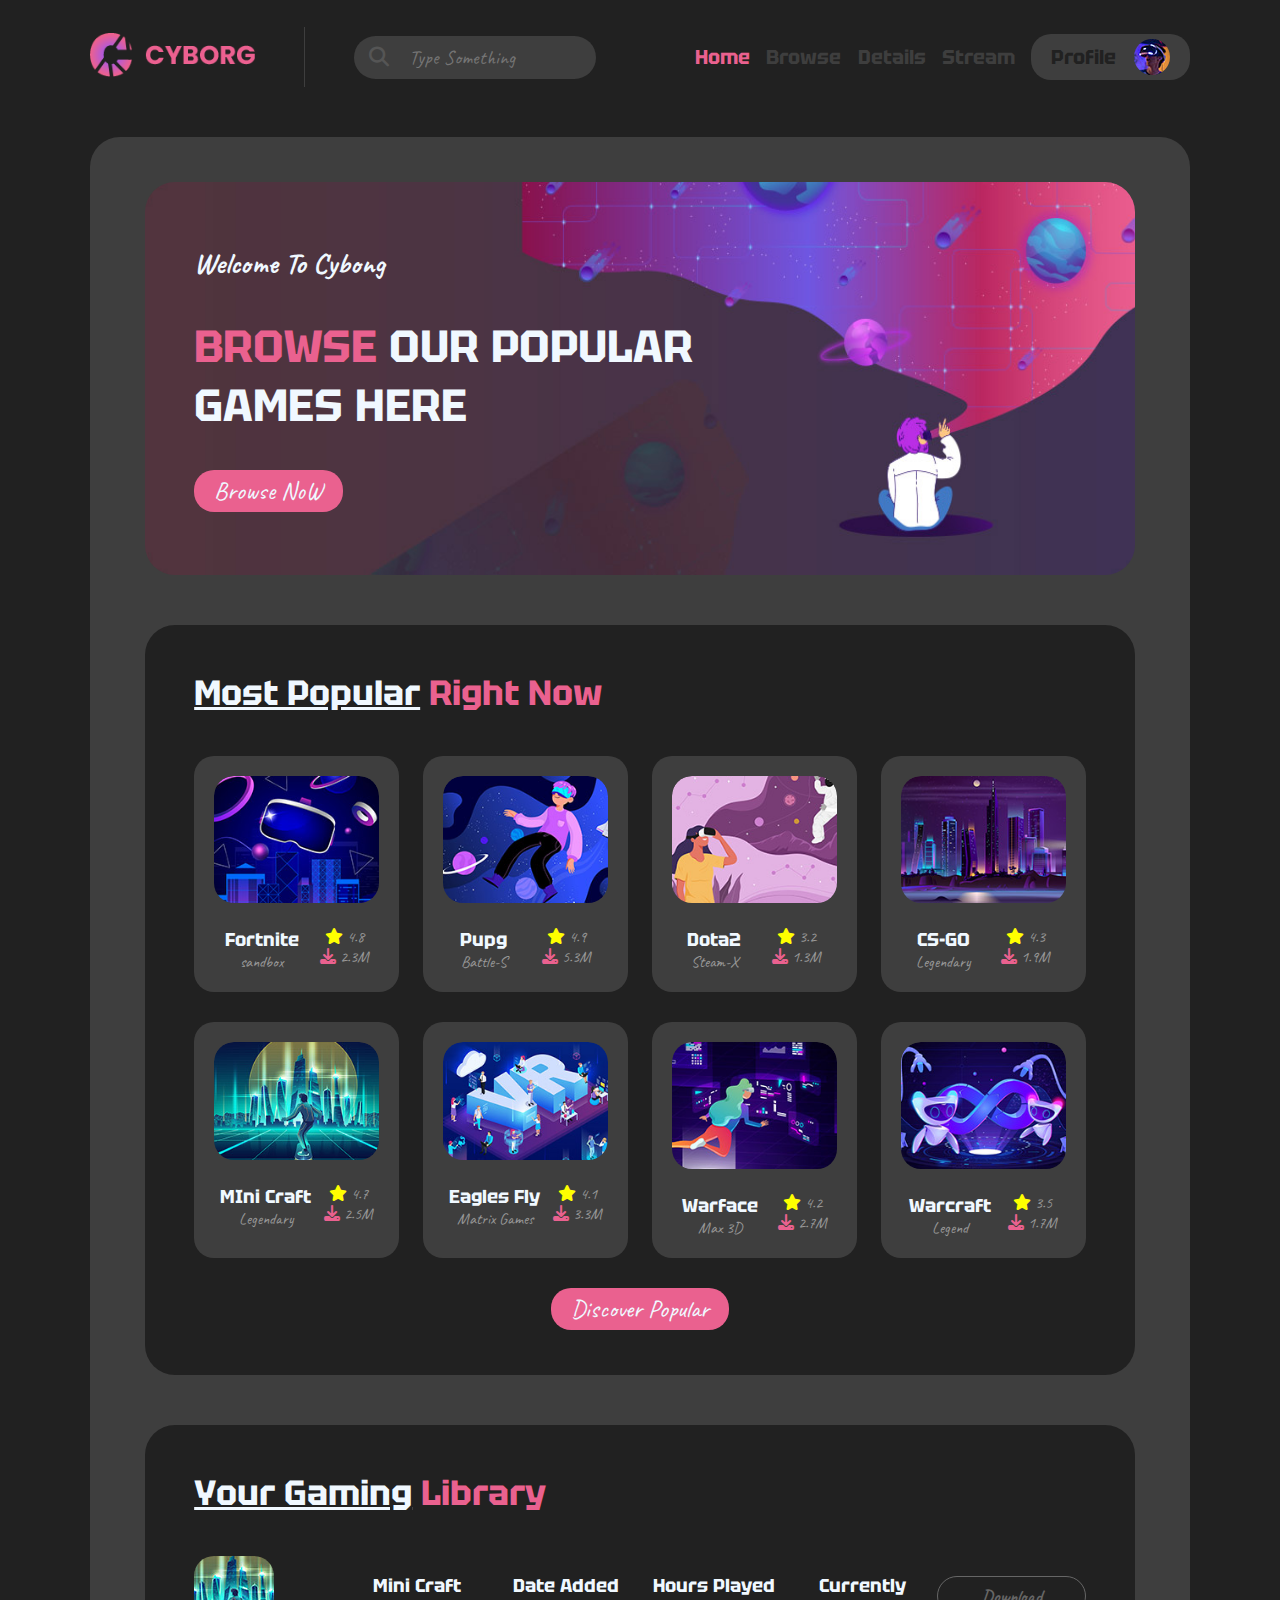
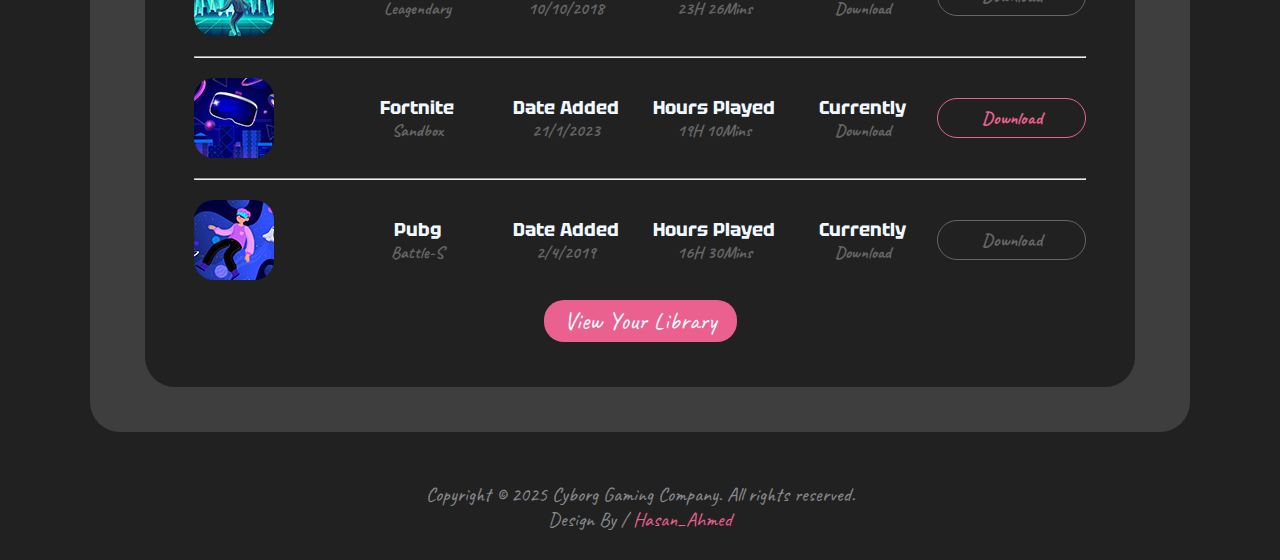
<file: index.html>
<!DOCTYPE html>
<html lang="en">
<head>
    <meta charset="UTF-8">
    <meta name="viewport" content="width=device-width, initial-scale=1.0">
    <title>Gaming</title>
    <!-- Google Fonts Link -->
    <link rel="preconnect" href="https://fonts.googleapis.com">
    <link rel="preconnect" href="https://fonts.gstatic.com" crossorigin>
    <link href="https://fonts.googleapis.com/css2?family=Caveat:wght@400..700&family=Tektur:wght@400..900&display=swap" rel="stylesheet">
    <!-- Font Awesome Link -->
    <link rel="stylesheet" href="https://cdnjs.cloudflare.com/ajax/libs/font-awesome/6.7.2/css/all.min.css" integrity="sha512-Evv84Mr4kqVGRNSgIGL/F/aIDqQb7xQ2vcrdIwxfjThSH8CSR7PBEakCr51Ck+w+/U6swU2Im1vVX0SVk9ABhg==" crossorigin="anonymous" referrerpolicy="no-referrer" />
    <!-- Css File  -->
    <link rel="stylesheet" href="assets/css/index.css">
</head>
<body>
   <section class="mainContainer">
    <!-- start header -->
    <div class="header">
        <div class="logo">
            <img src="./assets/Images/logo.png" alt="logo">
        </div>
        <div class="hline"></div>
        <div class="search">
            <i class="fa-solid fa-magnifying-glass"></i>
            <input type="text" placeholder="Type Something">
        </div>
        <ul>
            <li class="active"><a href="../Final-Project/index.html">Home</a></li>
            <li><a href="./assets/html/Browse.html">Browse</a></li>
            <li><a href="./assets/html/Details.html">Details</a></li>
            <li><a href="./assets/html/Stream.html">Stream</a></li>
            <li class="profile">
                <a href="./assets/html/Profile.html">Profile</a>
                <img src="./assets/Images/profile-header.jpg" alt="">
            </li>    
        </ul>
    </div>
    <!-- end header  -->
    <!-- start content  -->
    <div class="content">
        <!-- start banner  -->
        <div class="banner">
            <h3>Welcome To Cybong</h3>
            <h1><span>BROWSE</span> OUR POPULAR <br> GAMES HERE</h1>
            <button>Browse NoW</button>
        </div>
        <!-- end banner  -->
         <!-- start popular -->
          <div class="popular">
            <h2><span>Most Popular</span> Right Now</h2>
            <div class="cards">
                <div class="card">
                    <div class="img">
                        <img src="./assets/Images/popular-01.jpg" alt="">
                    </div>
                    <div class="data">
                        <div class="dataLeft">
                            <h3>Fortnite</h3>
                            <p>sandbox</p>
                        </div>
                        <div class="dataRight">
                            <p>
                                <i class="fa-solid fa-star"></i>
                                4.8
                            </p>
                            <p>
                                <i class="fa-solid fa-download"></i>
                                2.3M
                            </p>
                        </div>
                    </div>
                </div>
                <div class="card">
                    <div class="img">
                        <img src="./assets/Images/popular-02.jpg" alt="">
                    </div>
                    <div class="data">
                        <div class="dataLeft">
                            <h3>Pupg</h3>
                            <p>Battle-S</p>
                        </div>
                        <div class="dataRight">
                            <p>
                                <i class="fa-solid fa-star"></i>
                                4.9
                            </p>
                            <p>
                                <i class="fa-solid fa-download"></i>
                                5.3M
                            </p>
                        </div>
                    </div>
                </div>
                <div class="card">
                    <div class="img">
                        <img src="./assets/Images/popular-03.jpg" alt="">
                    </div>
                    <div class="data">
                        <div class="dataLeft">
                            <h3>Dota2</h3>
                            <p>Steam-X</p>
                        </div>
                        <div class="dataRight">
                            <p>
                                <i class="fa-solid fa-star"></i>
                                3.2
                            </p>
                            <p>
                                <i class="fa-solid fa-download"></i>
                                1.3M
                            </p>
                        </div>
                    </div>
                </div>
                <div class="card">
                    <div class="img">
                        <img src="./assets/Images/popular-04.jpg" alt="">
                    </div>
                    <div class="data">
                        <div class="dataLeft">
                            <h3>CS-GO</h3>
                            <p>Legendary</p>
                        </div>
                        <div class="dataRight">
                            <p>
                                <i class="fa-solid fa-star"></i>
                                4.3
                            </p>
                            <p>
                                <i class="fa-solid fa-download"></i>
                                1.9M
                            </p>
                        </div>
                    </div>
                </div>
                <div class="card">
                    <div class="img">
                        <img src="./assets/Images/popular-05.jpg" alt="">
                    </div>
                    <div class="data">
                        <div class="dataLeft">
                            <h3>MIni Craft</h3>
                            <p>Legendary</p>
                        </div>
                        <div class="dataRight">
                            <p>
                                <i class="fa-solid fa-star"></i>
                                4.7
                            </p>
                            <p>
                                <i class="fa-solid fa-download"></i>
                                2.5M
                            </p>
                        </div>
                    </div>
                </div>
                <div class="card">
                    <div class="img">
                        <img src="./assets/Images/popular-06.jpg" alt="">
                    </div>
                    <div class="data">
                        <div class="dataLeft">
                            <h3>Eagles Fly</h3>
                            <p>Matrix Games</p>
                        </div>
                        <div class="dataRight">
                            <p>
                                <i class="fa-solid fa-star"></i>
                                4.1
                            </p>
                            <p>
                                <i class="fa-solid fa-download"></i>
                                3.3M
                            </p>
                        </div>
                    </div>
                </div>
                <div class="card">
                    <div class="img">
                        <img src="./assets/Images/popular-07.jpg" alt="">
                    </div>
                    <div class="data">
                        <div class="dataLeft">
                            <h3>Warface</h3>
                            <p>Max 3D</p>
                        </div>
                        <div class="dataRight">
                            <p>
                                <i class="fa-solid fa-star"></i>
                                4.2
                            </p>
                            <p>
                                <i class="fa-solid fa-download"></i>
                                2.7M
                            </p>
                        </div>
                    </div>
                </div>
                <div class="card">
                    <div class="img">
                        <img src="./assets/Images/popular-08.jpg" alt="">
                    </div>
                    <div class="data">
                        <div class="dataLeft">
                            <h3>Warcraft</h3>
                            <p>Legend</p>
                        </div>
                        <div class="dataRight">
                            <p>
                                <i class="fa-solid fa-star"></i>
                                3.5
                            </p>
                            <p>
                                <i class="fa-solid fa-download"></i>
                                1.7M
                            </p>
                        </div>
                    </div>
                </div>
            </div>
            <button>Discover Popular</button>
          </div>
         <!-- end POPULAR -->
         <div class="library">
             <h2><span>Your Gaming</span> Library</h2>
             <div class="gaming">
                 <div class="game">
                    <img src="./assets/Images/game-01.jpg" alt="">
                    <div class="data">
                        <h3>Mini Craft</h3>
                        <p>Leagendary</p>
                    </div>
                    <div class="data">
                        <h3>Date Added</h3>
                        <p>10/10/2018</p>
                    </div>
                    <div class="data">
                        <h3>Hours Played</h3>
                        <p>23H 26Mins</p>
                    </div>
                    <div class="data">
                        <h3>Currently</h3>
                        <p>Download</p>
                    </div>
                    <button>Download</button>
                 </div>
                 <hr>
                 <div class="game">
                    <img src="./assets/Images/game-02.jpg" alt="">
                    <div class="data">
                        <h3>Fortnite</h3>
                        <p>Sandbox</p>
                    </div>
                    <div class="data">
                        <h3>Date Added</h3>
                        <p>21/1/2023</p>
                    </div>
                    <div class="data">
                        <h3>Hours Played</h3>
                        <p>19H 10Mins</p>
                    </div>
                    <div class="data">
                        <h3>Currently</h3>
                        <p>Download</p>
                    </div>
                    <button class="button">Download</button>
                 </div>
                 <hr>
                 <div class="game">
                    <img src="./assets/Images/game-03.jpg" alt="">
                    <div class="data">
                        <h3>Pubg</h3>
                        <p>Battle-S</p>
                    </div>
                    <div class="data">
                        <h3>Date Added</h3>
                        <p>2/4/2019</p>
                    </div>
                    <div class="data">
                        <h3>Hours Played</h3>
                        <p>16H 30Mins</p>
                    </div>
                    <div class="data">
                        <h3>Currently</h3>
                        <p>Download</p>
                    </div>
                    <button>Download</button>
                 </div>
            </div>
            <button>View Your Library</button>
         </div>
    </div>
    <!-- end content  -->
     <!-- start footer  -->
     <div class="footer">
        <p>Copyright © 2025 Cyborg Gaming Company. All rights reserved.</p>
        <p>Design By / <a href="https://www.facebook.com/share/1VafnaVDAW/" target="_blank" >Hasan_Ahmed</a></p>
    </div>
    <!-- end footer  -->
   </section>
</body>
</html>
</file>
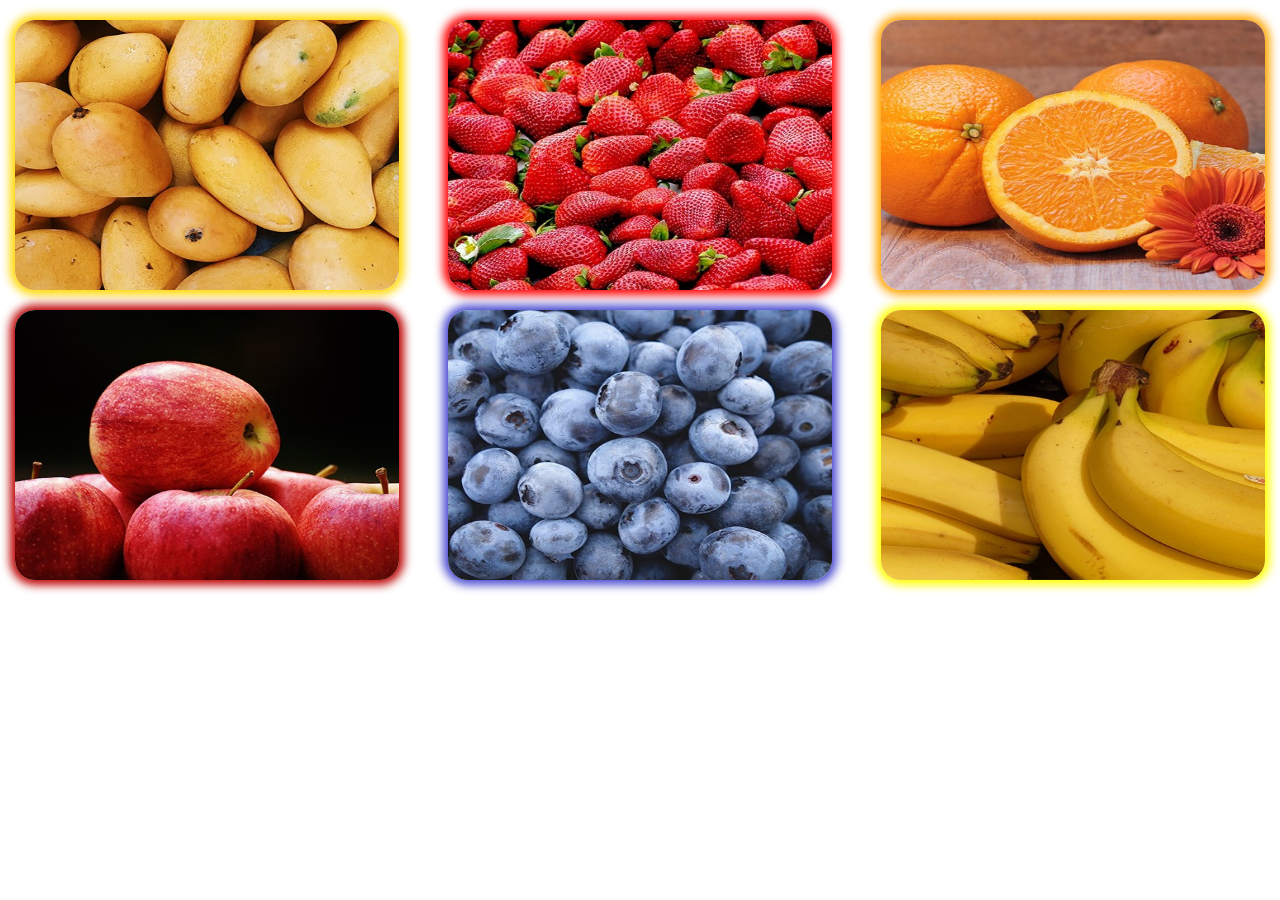
<file: practice1/index.html>
<!DOCTYPE html>
<html lang="en">
<head>
    <meta charset="UTF-8">
    <meta name="viewport" content="width=device-width, initial-scale=1.0">
    <title>Document</title>
    <link rel="stylesheet" href="task1.css">
</head>
<body>
    <div class="images">
        <div class="img1">
            <div class="hover1">
                <h2>MANGO</h2>
                <button>Buy Now</button>
            </div>
        </div>
        <div class="img2">
            <div class="hover1">
                <h2>STRAWBERRY</h2><br>
                <button>Buy Now</button>
            </div>
        </div>
        <div class="img3">
            <div class="hover1">
                <h2>ORANGE</h2>
                <button>Buy Now</button>
            </div>
        </div>
        <div class="img4">
            <div class="hover1">
                <h2>APPLE</h2>
                <button>Buy Now</button>
            </div>
        </div>
        <div class="img5">
            <div class="hover1">
                <h2>GRAPES</h2>
                <button>Buy Now</button>
            </div>
        </div>
        <div class="img6">
            <div class="hover1">
                <h2>BANANA</h2>
                <button>Buy Now</button>
            </div>
        </div>
    </div>
</body>
</html>
</file>
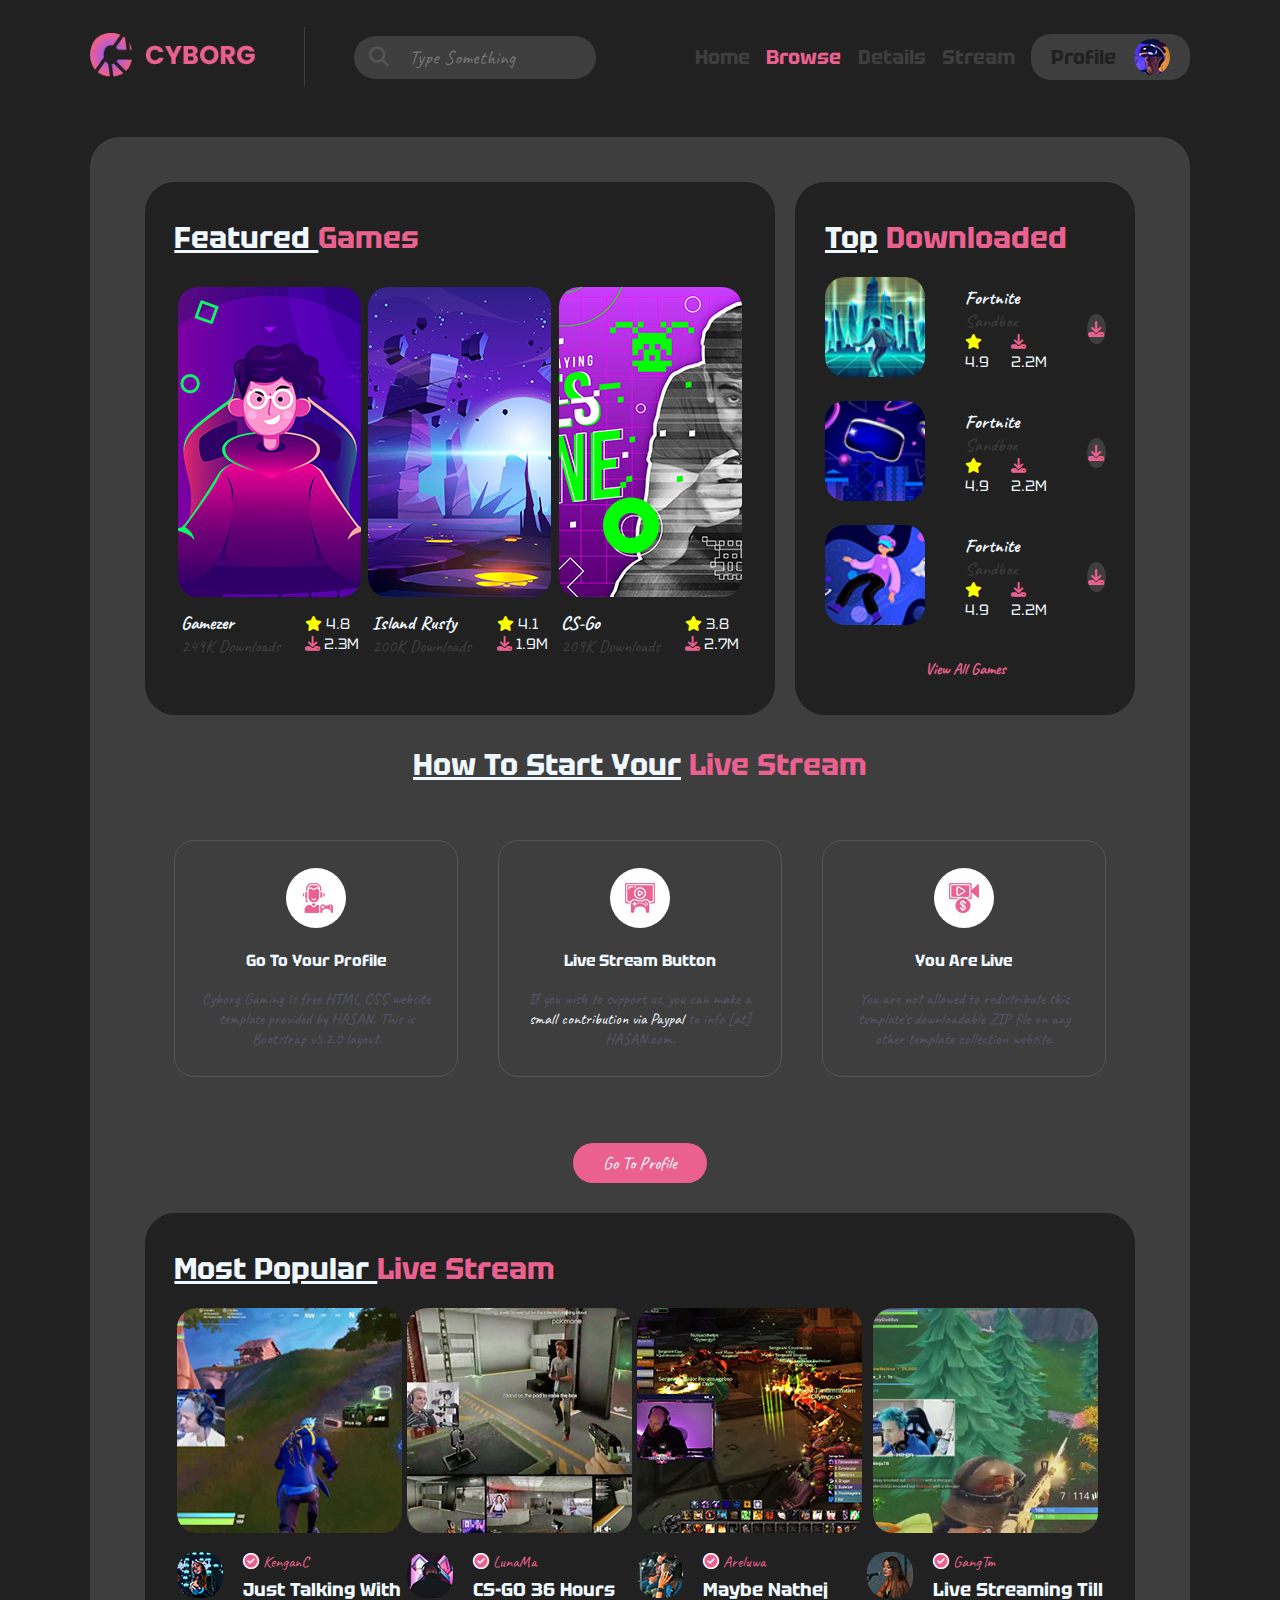
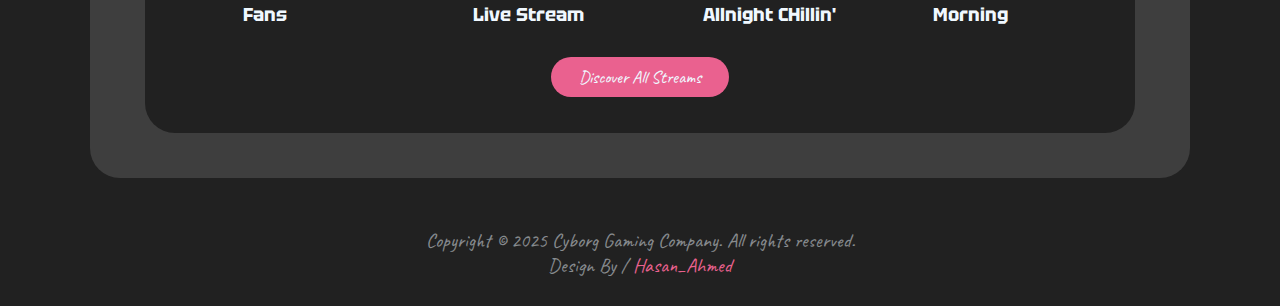
<file: assets/html/Browse.html>
<!DOCTYPE html>
<html lang="en">
<head>
    <meta charset="UTF-8">
    <meta name="viewport" content="width=device-width, initial-scale=1.0">
    <title>Browse</title>
    <!-- Google Fonts Link -->
    <link rel="preconnect" href="https://fonts.googleapis.com">
    <link rel="preconnect" href="https://fonts.gstatic.com" crossorigin>
    <link href="https://fonts.googleapis.com/css2?family=Caveat:wght@400..700&family=Tektur:wght@400..900&display=swap" rel="stylesheet">
    <!-- Font Awesome Link -->
    <link rel="stylesheet" href="https://cdnjs.cloudflare.com/ajax/libs/font-awesome/6.7.2/css/all.min.css" integrity="sha512-Evv84Mr4kqVGRNSgIGL/F/aIDqQb7xQ2vcrdIwxfjThSH8CSR7PBEakCr51Ck+w+/U6swU2Im1vVX0SVk9ABhg==" crossorigin="anonymous" referrerpolicy="no-referrer" />
    <!-- Css File  -->
    <link rel="stylesheet" href="../css/Browse.css">
</head>
<body>
    <section class="mainContainer">
        <!-- start header -->
        <div class="header">
            <div class="logo">
                <img src="../Images/logo.png" alt="logo">
            </div>
            <div class="hline"></div>
            <div class="search">
                <i class="fa-solid fa-magnifying-glass"></i>
                <input type="text" placeholder="Type Something">
            </div>
            <ul>
                <li><a href="../../index.html">Home</a></li>
                <li class="active"><a href="./Browse.html">Browse</a></li>
                <li><a href="./Details.html">Details</a></li>
                <li><a href="./Stream.html">Stream</a></li>
                <li class="profile">
                    <a href="./Profile.html">Profile</a>
                    <img src="../Images/profile-header.jpg" alt="">
                </li>    
            </ul>
        </div>
        <!-- end header  -->
        <!-- start content  -->
        <div class="content">
          <div class="underHead">
            <div class="featuredGames">
                <h2><span>Featured </span>Games</h2>
                <div class="cards">
                    <div class="card">
                        <div class="img">
                            <img src="../Images/featured-02.jpg" alt="">
                        </div>
                        <div class="data">
                            <div class="dataLeft">
                                <h3>Gamezer</h3>
                                <p>249K Downloads</p>
                            </div>
                            <div class="dataRight">
                                <p>
                                    <i class="fa-solid fa-star"></i>
                                    4.8
                                </p>
                                <p>
                                    <i class="fa-solid fa-download"></i>
                                    2.3M
                                </p>
                            </div>
                        </div>
                    </div>
                    <div class="card">
                        <div class="img">
                            <img src="../Images/featured-03.jpg" alt="">
                        </div>
                        <div class="data">
                            <div class="dataLeft">
                                <h3>Island Rusty</h3>
                                <p>200K Downloads</p>
                            </div>
                            <div class="dataRight">
                                <p>
                                    <i class="fa-solid fa-star"></i>
                                    4.1
                                </p>
                                <p>
                                    <i class="fa-solid fa-download"></i>
                                    1.9M
                                </p>
                            </div>
                        </div>
                    </div>
                    <div class="card">
                        <div class="img">
                            <img src="../Images/featured-01.jpg" alt="">
                        </div>
                        <div class="data">
                            <div class="dataLeft">
                                <h3>CS-Go</h3>
                                <p>209K Downloads</p>
                            </div>
                            <div class="dataRight">
                                <p>
                                    <i class="fa-solid fa-star"></i>
                                    3.8
                                </p>
                                <p>
                                    <i class="fa-solid fa-download"></i>
                                    2.7M
                                </p>
                            </div>
                        </div>
                    </div>
                </div>
            </div>
            <div class="topDownload">
                <h2><span>Top</span> Downloaded</h2>
                <div class="games">
                <div class="game">
                    <div class="img">
                        <img src="../Images/game-01.jpg" alt="">
                    </div>
                    <div class="identify">
                        <h3>Fortnite</h3>
                        <p>Sandbox</p>
                        <div class="logo">
                            <p>
                                <i class="fa-solid fa-star"></i>
                                4.9
                            </p>
                            <p>
                                <i class="fa-solid fa-download"></i>
                                2.2M
                            </p>
                        </div>
                    </div>
                    <div class="download">
                        <i class="fa-solid fa-download"></i>
                    </div>
                </div>
                <div class="game">
                    <div class="img">
                        <img src="../Images/game-02.jpg" alt="">
                    </div>
                    <div class="identify">
                        <h3>Fortnite</h3>
                        <p>Sandbox</p>
                        <div class="logo">
                            <p>
                                <i class="fa-solid fa-star"></i>
                                4.9
                            </p>
                            <p>
                                <i class="fa-solid fa-download"></i>
                                2.2M
                            </p>
                        </div>
                    </div>
                    <div class="download">
                        <i class="fa-solid fa-download"></i>
                    </div>
                </div>
                <div class="game">
                    <div class="img">
                        <img src="../Images/game-03.jpg" alt="">
                    </div>
                    <div class="identify">
                        <h3>Fortnite</h3>
                        <p>Sandbox</p>
                        <div class="logo">
                            <p>
                                <i class="fa-solid fa-star"></i>
                                4.9
                            </p>
                            <p>
                                <i class="fa-solid fa-download"></i>
                                2.2M
                            </p>
                        </div>
                    </div>
                    <div class="download">
                        <i class="fa-solid fa-download"></i>
                    </div>
                </div>
            </div>
                <div class="view">
                    <a href="">View All Games</a>
                </div>
            </div>
        </div>
        <div class="title">
            <h2><span>How To Start Your</span> Live Stream</h2>
        </div>
        <div class="LIVE">
            <div class="liveStream">
                <div class="card">
                    <img src="../Images/service-01.jpg" alt="">
                    <br>
                    <br>
                    <a href="../html/Profile.html">Go To Your Profile</a>
                    <br>
                    <br>
                    <p>Cyborg Gaming is free HTML CSS website <br> 
                        template provided by HASAN. This is <br> 
                        Bootstrap v5.2.0 layout.</p>
                </div>
                <div class="card">
                    <img src="../Images/service-02.jpg" alt="">
                    <br>
                    <br>
                    <a href="">Live Stream Button</a>
                    <br>
                    <br>
                    <p>If you wish to support us, you can make a<br> 
                        <span>small contribution via Paypal </span>to info [at]<br> 
                        HASAN.com.</p>
                </div>
                <div class="card">
                    <img src="../Images/service-03.jpg" alt="">
                    <br>
                    <br>
                    <a href="">You Are Live</a>
                    <br>
                    <br>
                    <p>You are not allowed to redistribute this<br> 
                        template's downloadable ZIP file on any<br> 
                        other template collection website.</p>
                </div>
            </div>
            <button>Go To Profile</button>
        </div>
        <div class="popular">
            <h2><span>Most Popular </span>Live Stream</h2>
            <div class="lives">
                <div class="live">
                    <div class="img">
                        <img src="../Images/stream-01.jpg" alt="">
                    </div>
                    <div class="underImage">
                        <div class="img">
                            <img src="../Images/avatar-01.jpg" alt="">
                        </div>
                        <div class="paragraph">
                            <p>
                                <i class="fa-regular fa-circle-check"></i>
                                KenganC
                            </p>
                            <h3>Just Talking With <br>Fans</h3>
                        </div>
                    </div>
                </div>
                <div class="live">
                    <div class="img">
                        <img src="../Images/stream-02.jpg" alt="">
                    </div>
                    <div class="underImage">
                        <div class="img">
                            <img src="../Images/avatar-02.jpg" alt="">
                        </div>
                        <div class="paragraph">
                            <p>
                                <i class="fa-regular fa-circle-check"></i>
                                LunaMa
                            </p>
                            <h3>CS-GO 36 Hours <br>Live Stream</h3>
                        </div>
                    </div>
                </div>
                <div class="live">
                    <div class="img">
                        <img src="../Images/stream-03.jpg" alt="">
                    </div>
                    <div class="underImage">
                        <div class="img">
                            <img src="../Images/avatar-03.jpg" alt="">
                        </div>
                        <div class="paragraph">
                            <p>
                                <i class="fa-regular fa-circle-check"></i>
                                Areluwa
                            </p>
                            <h3>Maybe Nathej <br>Allnight CHillin'</h3>
                        </div>
                    </div>
                </div>
                <div class="live">
                    <div class="img">
                        <img src="../Images/stream-04.jpg" alt="">
                    </div>
                    <div class="underImage">
                        <div class="img">
                            <img src="../Images/avatar-04.jpg" alt="">
                        </div>
                        <div class="paragraph">
                            <p>
                                <i class="fa-regular fa-circle-check"></i>
                                GangTm
                            </p>
                            <h3>Live Streaming Till <br>Morning</h3>
                        </div>
                    </div>
                </div>
            </div>
            <button>Discover All Streams</button>
        </div>
    </div>
            <!-- end content  -->
         <!-- start footer  -->
        <div class="footer">
            <p>Copyright © 2025 Cyborg Gaming Company. All rights reserved.</p>
            <p>Design By / <a href="https://www.facebook.com/share/1VafnaVDAW/" target="_blank" >Hasan_Ahmed</a></p>
        </div>
        <!-- end footer  -->
       </section>
</body>
</html>
</file>
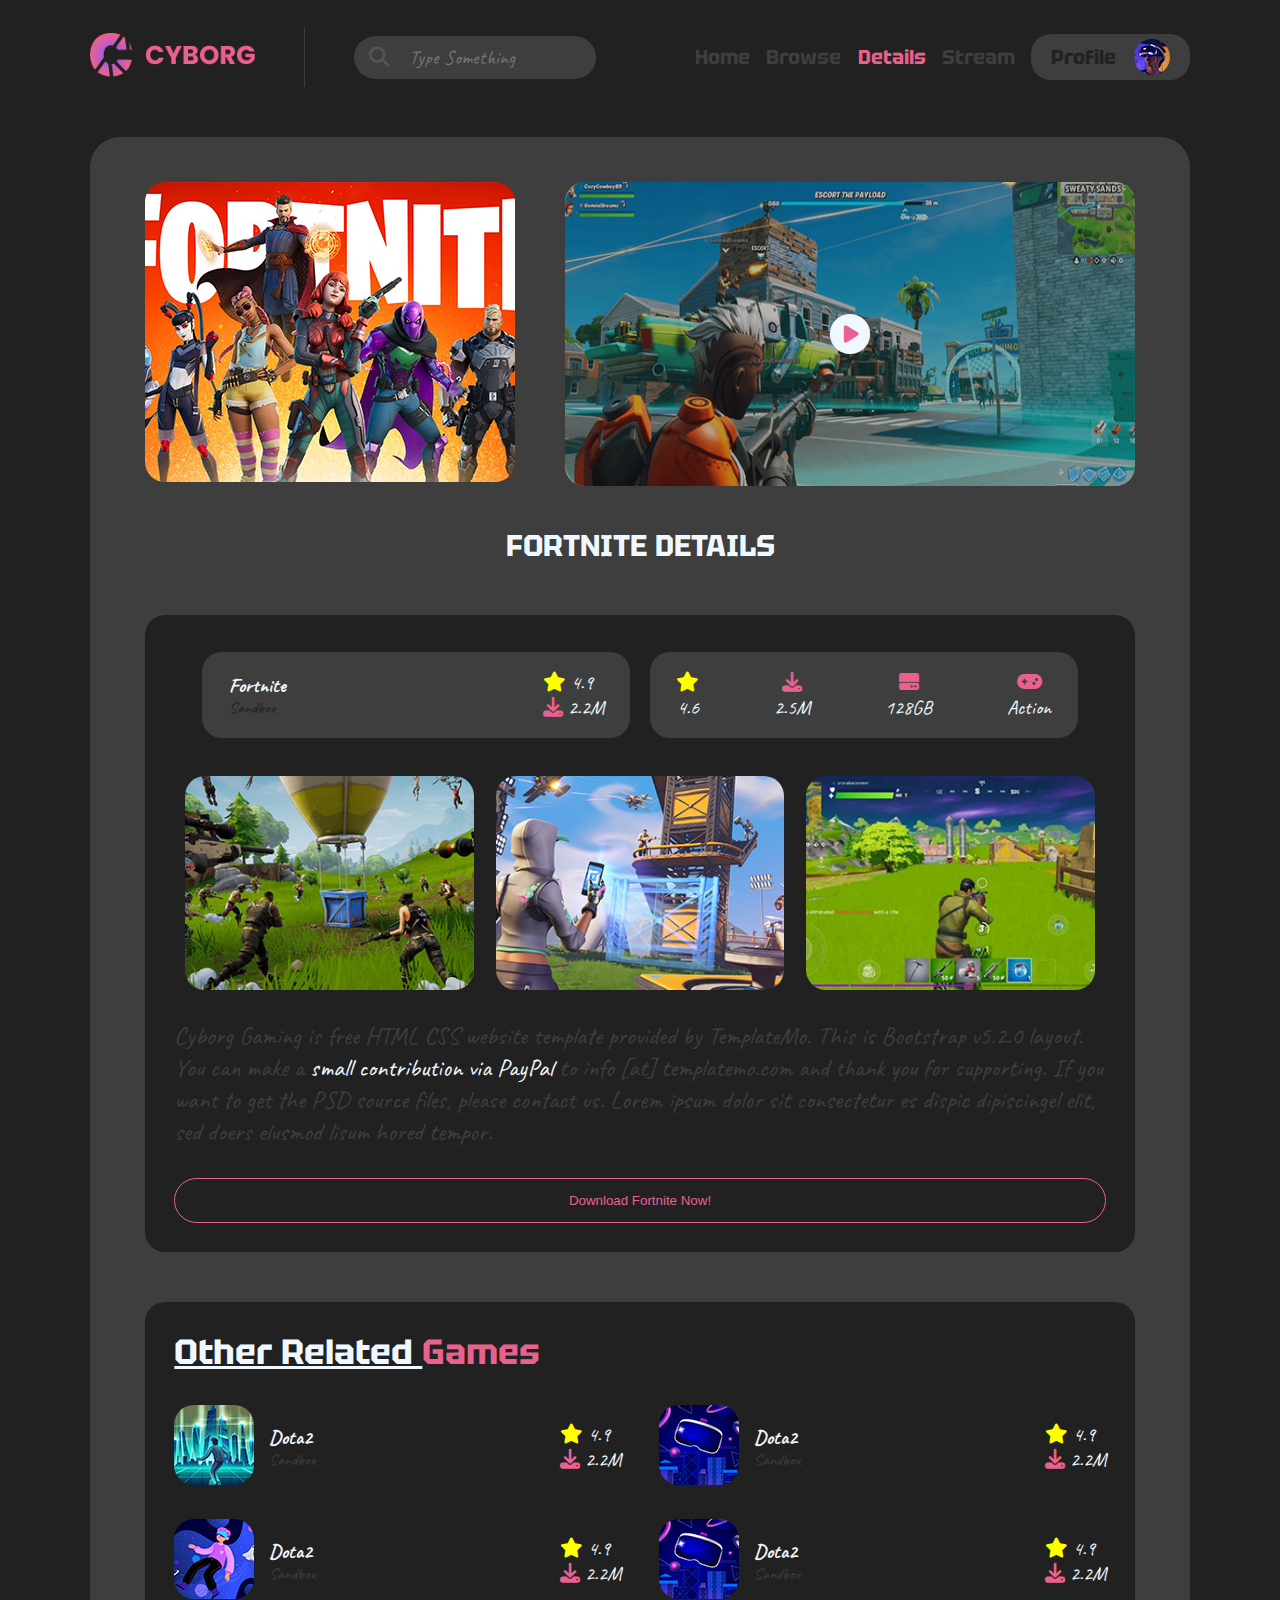
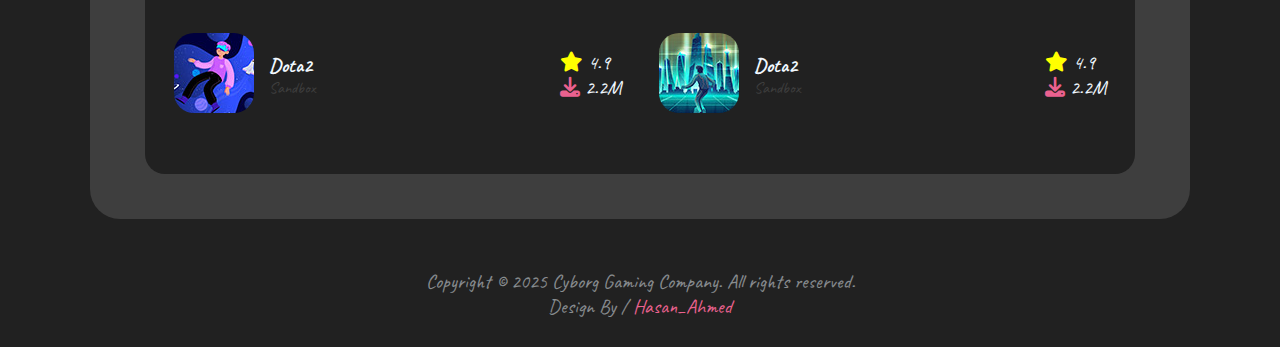
<file: assets/html/Details.html>
<!DOCTYPE html>
<html lang="en">
<head>
    <meta charset="UTF-8">
    <meta name="viewport" content="width=device-width, initial-scale=1.0">
    <title>Details</title>
    <!-- Google Fonts Link -->
    <link rel="preconnect" href="https://fonts.googleapis.com">
    <link rel="preconnect" href="https://fonts.gstatic.com" crossorigin>
    <link href="https://fonts.googleapis.com/css2?family=Caveat:wght@400..700&family=Tektur:wght@400..900&display=swap" rel="stylesheet">
    <!-- Font Awesome Link -->
    <link rel="stylesheet" href="https://cdnjs.cloudflare.com/ajax/libs/font-awesome/6.7.2/css/all.min.css" integrity="sha512-Evv84Mr4kqVGRNSgIGL/F/aIDqQb7xQ2vcrdIwxfjThSH8CSR7PBEakCr51Ck+w+/U6swU2Im1vVX0SVk9ABhg==" crossorigin="anonymous" referrerpolicy="no-referrer" />
    <!-- Css File  -->
    <link rel="stylesheet" href="../css/Details.css">
</head>
<body>
   <section class="mainContainer">
    <!-- start header -->
    <div class="header">
        <div class="logo">
            <img src="../Images/logo.png" alt="logo">
        </div>
        <div class="hline"></div>
        <div class="search">
            <i class="fa-solid fa-magnifying-glass"></i>
            <input type="text" placeholder="Type Something">
        </div>
        <ul>
            <li><a href="../../index.html">Home</a></li>
            <li><a href="../html/Browse.html">Browse</a></li>
            <li class="active"><a href="../html/Details.html">Details</a></li>
            <li><a href="../html/Stream.html">Stream</a></li>
            <li class="profile">
                <a href="../html/Profile.html">Profile</a>
                <img src="../Images/profile-header.jpg" alt="">
            </li>    
        </ul>
    </div>
    <!-- end header  -->
    <!-- start content  -->
    <div class="content">
        <div class="underHead">
            <div class="image1">
                <img src="../Images/feature-left.jpg" alt="">
            </div>
            <div class="image2">
                <a href=""><i class="fa-solid fa-circle-play"></i></a>
            </div>
        </div>
        <div class="title">
            <h2>FORTNITE DETAILS</h2>
        </div>
        <div class="LIVE">
            <div class="liveStream">
                <div class="cards">
                    <div class="card">
                        <div class="dataLeft">
                            <h3>Fortnite</h3>
                            <p>Sandbox</p>
                        </div>
                        <div class="dataRight">
                            <p>
                                <i class="fa-solid fa-star"></i>
                                4.9
                            </p>
                            <p>
                                <i class="fa-solid fa-download"></i>
                                2.2M
                            </p>
                        </div>
                    </div>
                <div class="card">
                    <div class="icon">
                        <p><i class="fa-solid fa-star"></i>
                            <p> 4.6 </p>
                        </p>
                    </div>
                    <div class="icon">
                        <p><i class="fa-solid fa-download"></i>
                            <p> 2.5M</p>
                        </p>
                    </div>
                    <div class="icon">
                        <p> <i class="fa-solid fa-hard-drive"></i>
                            <p> 128GB</p>
                        </p>
                    </div>
                    <div class="icon">
                        <p><i class="fa-solid fa-gamepad"></i>
                            <p>Action</p>
                        </p>
                    </div>
                </div>
            </div>
                <div class="images">
                    <img src="../Images/details-01.jpg" alt="">
                    <img src="../Images/details-02.jpg" alt="">
                    <img src="../Images/details-03.jpg" alt="">
                </div>
                <div class="LongP">
                    <p>Cyborg Gaming is free HTML CSS website template provided by TemplateMo. This is Bootstrap v5.2.0 layout. You can make a <span>small contribution via
                        PayPal </span>to info [at] templatemo.com and thank you for supporting. If you want to get the PSD source files, please contact us. Lorem ipsum dolor sit
                         consectetur es dispic dipiscingel elit, sed doers elusmod lisum hored tempor.</p>
                </div>
                <div class="button">
                    <button>Download Fortnite Now!</button>
                </div>
            </div>
        </div>
        <div class="otherGames">
            <h2><span>Other Related </span>Games</h2>
            <div class="Games">  
                    <div class="card">
                        <div class="game">
                            <div class="img">
                                <img src="../Images/game-01.jpg" alt="">
                            </div>
                            <div class="words">
                                <h3>Dota2</h3>
                                <p>Sandbox</p>
                            </div>
                        </div>
                        <div class="deatails">
                                <p>
                                    <i class="fa-solid fa-star"></i>
                                    4.9
                                </p>
                                <p>
                                    <i class="fa-solid fa-download"></i>
                                    2.2M
                                </p>
                        </div>
                    </div>
                    <div class="card">
                        <div class="game">
                            <div class="img">
                                <img src="../Images/game-02.jpg" alt="">
                            </div>
                            <div class="words">
                                <h3>Dota2</h3>
                                <p>Sandbox</p>
                            </div>
                        </div>
                        <div class="deatails">
                                <p>
                                    <i class="fa-solid fa-star"></i>
                                    4.9
                                </p>
                                <p>
                                    <i class="fa-solid fa-download"></i>
                                    2.2M
                                </p>
                        </div>
                    </div>
                    <div class="card">
                        <div class="game">
                            <div class="img">
                                <img src="../Images/game-03.jpg" alt="">
                            </div>
                            <div class="words">
                                <h3>Dota2</h3>
                                <p>Sandbox</p>
                            </div>
                        </div>
                        <div class="deatails">
                                <p>
                                    <i class="fa-solid fa-star"></i>
                                    4.9
                                </p>
                                <p>
                                    <i class="fa-solid fa-download"></i>
                                    2.2M
                                </p>
                        </div>
                    </div>             
                    <div class="card">
                        <div class="game">
                            <div class="img">
                                <img src="../Images/game-02.jpg" alt="">
                            </div>
                            <div class="words">
                                <h3>Dota2</h3>
                                <p>Sandbox</p>
                            </div>
                        </div>
                        <div class="deatails">
                                <p>
                                    <i class="fa-solid fa-star"></i>
                                    4.9
                                </p>
                                <p>
                                    <i class="fa-solid fa-download"></i>
                                    2.2M
                                </p>
                        </div>
                    </div>
                    <div class="card">
                        <div class="game">
                            <div class="img">
                                <img src="../Images/game-03.jpg" alt="">
                            </div>
                            <div class="words">
                                <h3>Dota2</h3>
                                <p>Sandbox</p>
                            </div>
                        </div>
                        <div class="deatails">
                                <p>
                                    <i class="fa-solid fa-star"></i>
                                    4.9
                                </p>
                                <p>
                                    <i class="fa-solid fa-download"></i>
                                    2.2M
                                </p>
                        </div>
                    </div>
                    <div class="card">
                        <div class="game">
                            <div class="img">
                                <img src="../Images/game-01.jpg" alt="">
                            </div>
                            <div class="words">
                                <h3>Dota2</h3>
                                <p>Sandbox</p>
                            </div>
                        </div>
                        <div class="deatails">
                                <p>
                                    <i class="fa-solid fa-star"></i>
                                    4.9
                                </p>
                                <p>
                                    <i class="fa-solid fa-download"></i>
                                    2.2M
                                </p>
                        </div>
                    </div>
            </div>
        </div>
    </div>
    <!-- end content  -->
     <!-- start footer  -->
     <div class="footer">
        <p>Copyright © 2025 Cyborg Gaming Company. All rights reserved.</p>
        <p>Design By / <a href="https://www.facebook.com/share/1VafnaVDAW/" target="_blank" >Hasan_Ahmed</a></p>
    </div>
    <!-- end footer  -->
   </section>
</body>
</html>
</file>
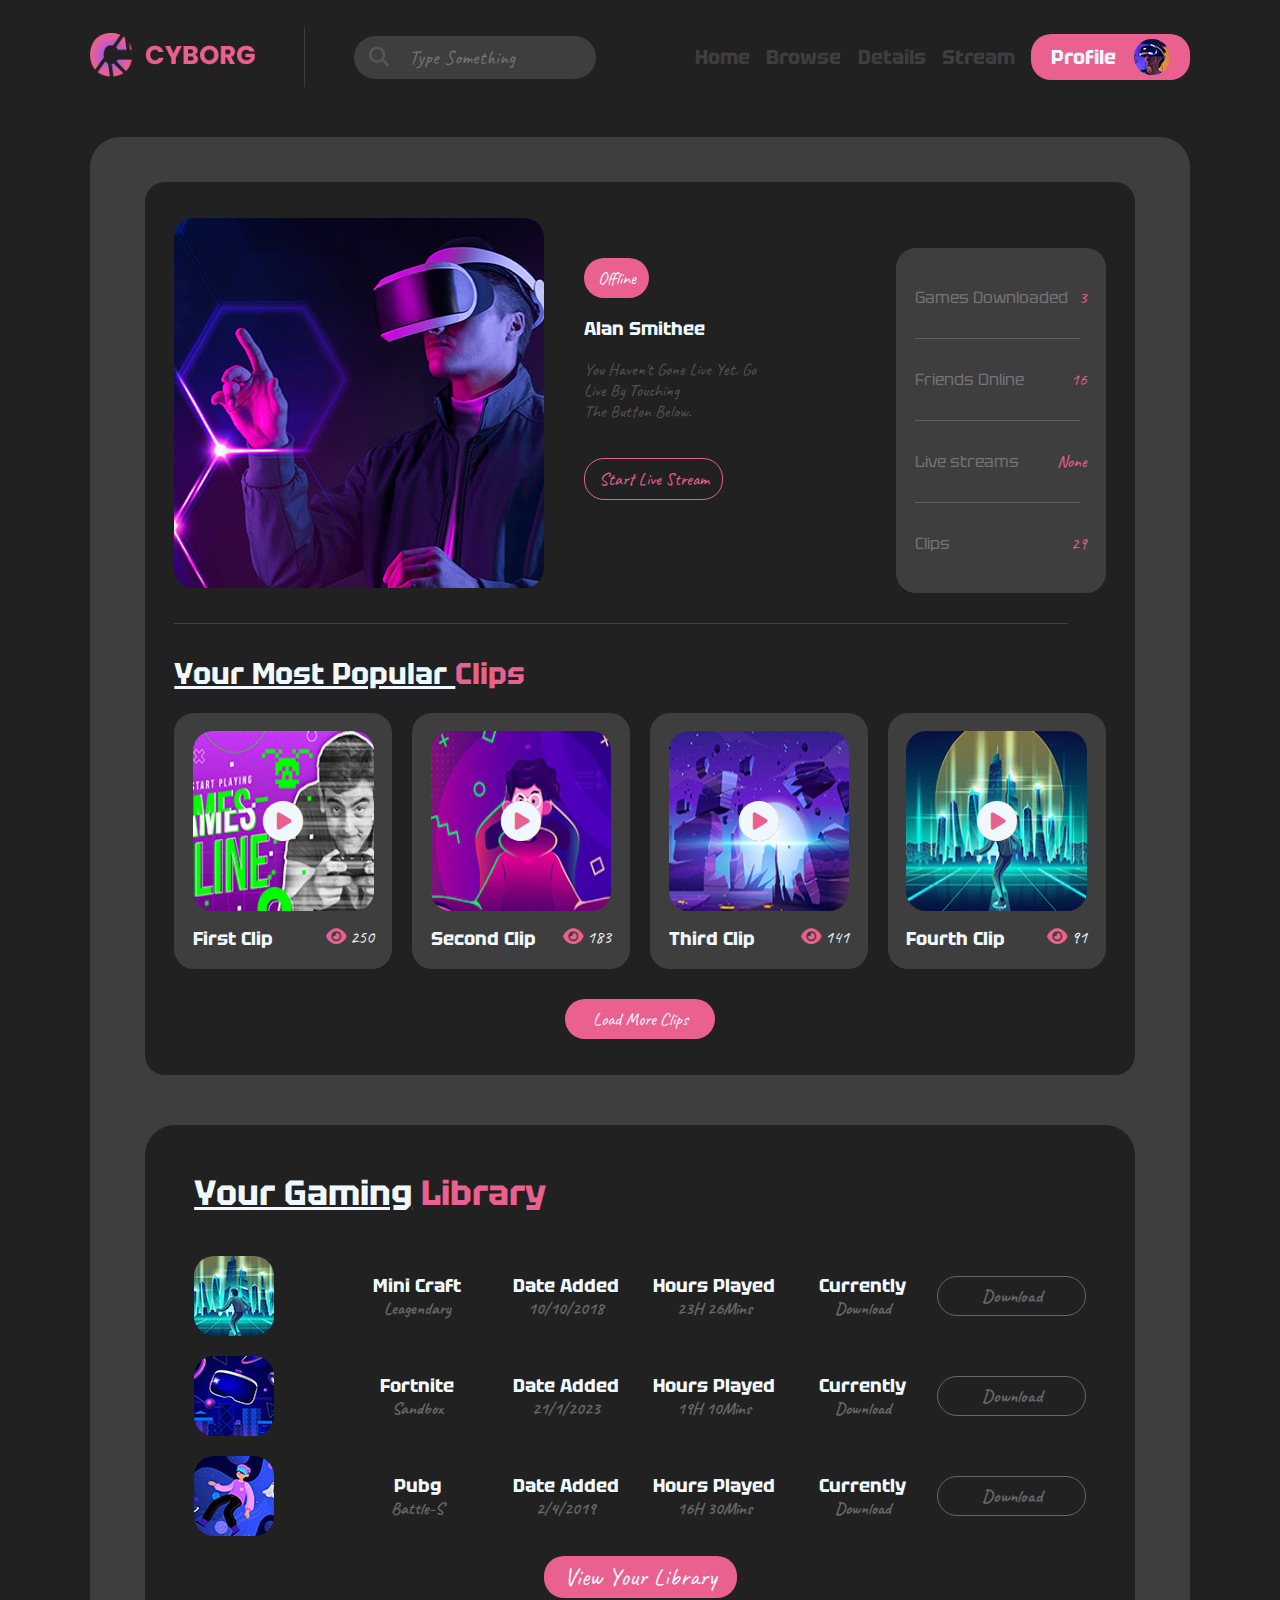
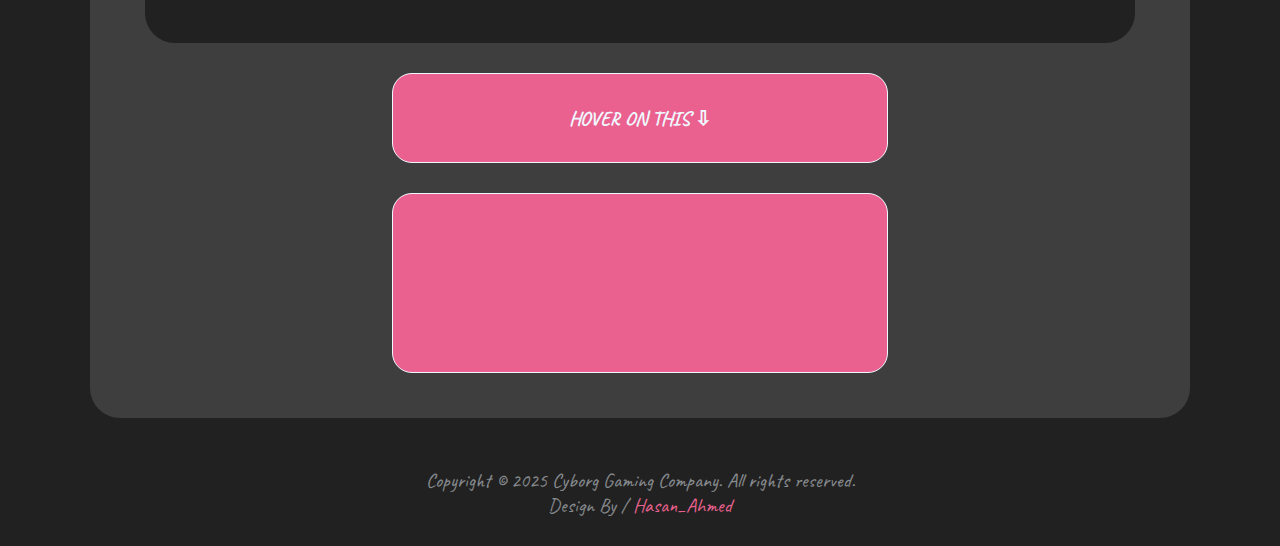
<file: assets/html/Profile.html>
<!DOCTYPE html>
<html lang="en">
<head>
    <meta charset="UTF-8">
    <meta name="viewport" content="width=device-width, initial-scale=1.0">
    <title>Profile</title>
    <!-- Google Fonts Link -->
    <link rel="preconnect" href="https://fonts.googleapis.com">
    <link rel="preconnect" href="https://fonts.gstatic.com" crossorigin>
    <link href="https://fonts.googleapis.com/css2?family=Caveat:wght@400..700&family=Tektur:wght@400..900&display=swap" rel="stylesheet">
    <!-- Font Awesome Link -->
    <link rel="stylesheet" href="https://cdnjs.cloudflare.com/ajax/libs/font-awesome/6.7.2/css/all.min.css" integrity="sha512-Evv84Mr4kqVGRNSgIGL/F/aIDqQb7xQ2vcrdIwxfjThSH8CSR7PBEakCr51Ck+w+/U6swU2Im1vVX0SVk9ABhg==" crossorigin="anonymous" referrerpolicy="no-referrer" />
    <!-- Css File  -->
    <link rel="stylesheet" href="../css/Profile.css">
</head>
<body>
    <section class="mainContainer">
        <!-- start header -->
        <div class="header">
            <div class="logo">
                <img src="../Images/logo.png" alt="logo">
            </div>
            <div class="hline"></div>
            <div class="search">
                <i class="fa-solid fa-magnifying-glass"></i>
                <input type="text" placeholder="Type Something">
            </div>
            <ul>
                <li><a href="../../index.html">Home</a></li>
                <li><a href="./Browse.html">Browse</a></li>
                <li><a href="./Details.html">Details</a></li>
                <li><a href="./Stream.html">Stream</a></li>
                <li class="profile">
                    <a href="./Profile.html">Profile</a>
                    <img src="../Images/profile-header.jpg" alt="">
                </li>    
            </ul>
        </div>
        <!-- end header  -->
        <!-- start content  -->
        <div class="content">
            <div class="Main">
                <div class="part1">
                    <div class="img">
                        <img src="../Images/profile.jpg" alt="">
                    </div>
                    <div class="details">
                        <button>Offline</button>
                        <br>
                        <br>
                        <h3>Alan Smithee</h3>
                        <br>
                        <p>You Haven't Gone Live Yet. Go Live By Touching <br>
                            The Button Below.</p>
                            <br>
                            <br>
                        <button class="button">Start Live Stream</button>
                    </div>
                    <div class="RightDetails">
                        <div class="row">
                            <p>Games Downloaded</p>
                            <p class="num">3</p>
                        </div>
                        <div class="hline"></div>
                        <div class="row">
                            <p>Friends Online</p>
                            <p class="num">16</p>
                        </div>
                        <div class="hline"></div>
                        <div class="row">
                            <p>Live streams</p>
                            <p class="num">None</p>
                        </div>
                        <div class="hline"></div>
                        <div class="row">
                            <p>Clips</p>
                            <p class="num">29</p>
                        </div>
                    </div>
                </div>
                <div class="hlinee"></div>
                <div class="MostPopular">
                    <h2><span>Your Most Popular </span>Clips</h2>
                    <div class="videos">
                        <div class="card">
                            <div class="image">
                                <a href=""><i class="fa-solid fa-circle-play"></i></a>
                            </div>
                            <div class="details">
                                <h3>First Clip</h3>
                                <p>
                                    <i class="fa-solid fa-eye"></i>
                                    250
                                </p>
                            </div>
                        </div>
                        <div class="card">
                            <div class="image2">
                                <a href=""><i class="fa-solid fa-circle-play"></i></a>
                            </div>
                            <div class="details">
                                <h3>Second Clip</h3>
                                <p>
                                    <i class="fa-solid fa-eye"></i>
                                    183
                                </p>
                            </div>
                        </div>
                        <div class="card">
                            <div class="image3">
                                <a href=""><i class="fa-solid fa-circle-play"></i></a>
                            </div>
                            <div class="details">
                                <h3>Third Clip</h3>
                                <p>
                                    <i class="fa-solid fa-eye"></i>
                                    141
                                </p>
                            </div>
                        </div>
                        <div class="card">
                            <div class="image4">
                                <a href=""><i class="fa-solid fa-circle-play"></i></a>
                            </div>
                            <div class="details">
                                <h3>Fourth Clip</h3>
                                <p>
                                    <i class="fa-solid fa-eye"></i>
                                    91
                                </p>
                            </div>
                        </div>
                    </div>
                    <button>Load More Clips</button>
                </div>
            </div>
            <div class="library">
                <h2><span>Your Gaming</span> Library</h2>
                <div class="gaming">
                    <div class="game">
                       <img src="../Images/game-01.jpg" alt="">
                       <div class="data">
                           <h3>Mini Craft</h3>
                           <p>Leagendary</p>
                       </div>
                       <div class="data">
                           <h3>Date Added</h3>
                           <p>10/10/2018</p>
                       </div>
                       <div class="data">
                           <h3>Hours Played</h3>
                           <p>23H 26Mins</p>
                       </div>
                       <div class="data">
                           <h3>Currently</h3>
                           <p>Download</p>
                       </div>
                       <button>Download</button>
                    </div>
                    <div class="game">
                       <img src="../Images/game-02.jpg" alt="">
                       <div class="data">
                           <h3>Fortnite</h3>
                           <p>Sandbox</p>
                       </div>
                       <div class="data">
                           <h3>Date Added</h3>
                           <p>21/1/2023</p>
                       </div>
                       <div class="data">
                           <h3>Hours Played</h3>
                           <p>19H 10Mins</p>
                       </div>
                       <div class="data">
                           <h3>Currently</h3>
                           <p>Download</p>
                       </div>
                       <button class="button">Download</button>
                    </div>
                    <div class="game">
                       <img src="../Images/game-03.jpg" alt="">
                       <div class="data">
                           <h3>Pubg</h3>
                           <p>Battle-S</p>
                       </div>
                       <div class="data">
                           <h3>Date Added</h3>
                           <p>2/4/2019</p>
                       </div>
                       <div class="data">
                           <h3>Hours Played</h3>
                           <p>16H 30Mins</p>
                       </div>
                       <div class="data">
                           <h3>Currently</h3>
                           <p>Download</p>
                       </div>
                       <button>Download</button>
                    </div>
               </div>
               <button>View Your Library</button>
            </div>
            <div class="th">
                <p>HOVER ON THIS ⇩</p>
            </div>
            <div class="thanks">
                <p>THANK YOU, ENG AβEER :)♡</p>
            </div>
        </div>
            <!-- end content  -->
         <!-- start footer  -->
        <div class="footer">
            <p>Copyright © 2025 Cyborg Gaming Company. All rights reserved.</p>
            <p>Design By / <a href="https://www.facebook.com/share/1VafnaVDAW/" target="_blank" >Hasan_Ahmed</a></p>
        </div>
        <!-- end footer  -->
       </section>
</body>
</html>
</file>
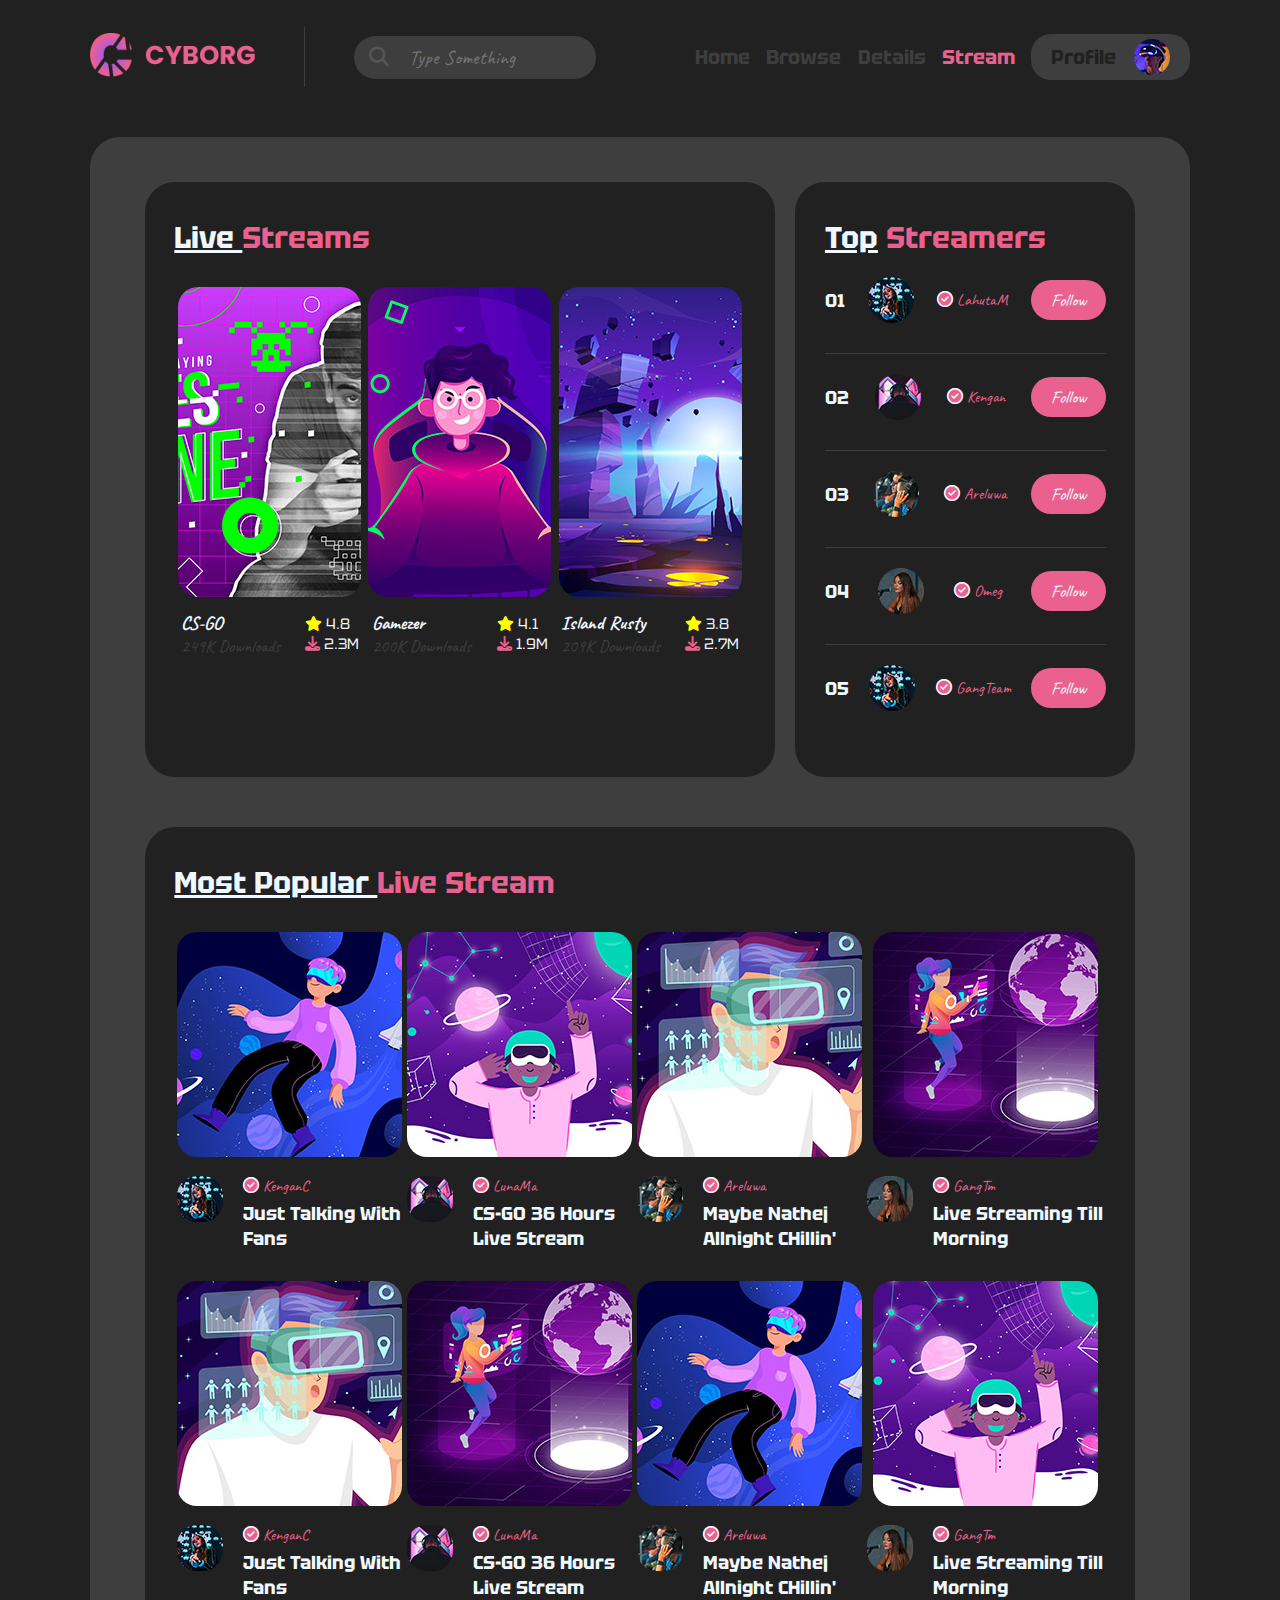
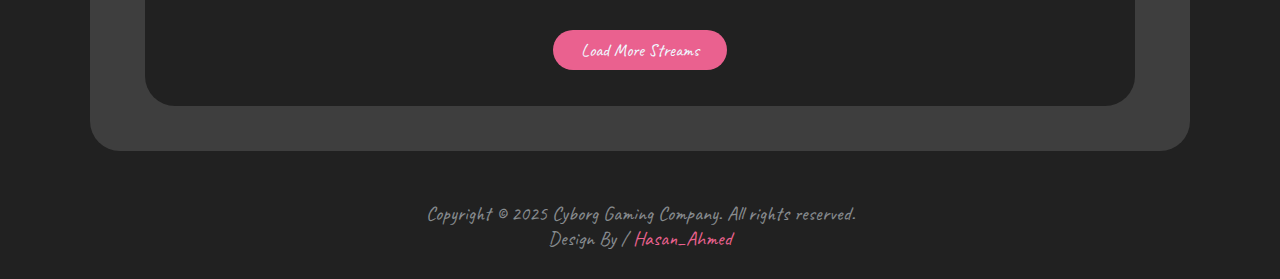
<file: assets/html/Stream.html>
<!DOCTYPE html>
<html lang="en">
<head>
    <meta charset="UTF-8">
    <meta name="viewport" content="width=device-width, initial-scale=1.0">
    <title>Stream</title>
    <!-- Google Fonts Link -->
    <link rel="preconnect" href="https://fonts.googleapis.com">
    <link rel="preconnect" href="https://fonts.gstatic.com" crossorigin>
    <link href="https://fonts.googleapis.com/css2?family=Caveat:wght@400..700&family=Tektur:wght@400..900&display=swap" rel="stylesheet">
    <!-- Font Awesome Link -->
    <link rel="stylesheet" href="https://cdnjs.cloudflare.com/ajax/libs/font-awesome/6.7.2/css/all.min.css" integrity="sha512-Evv84Mr4kqVGRNSgIGL/F/aIDqQb7xQ2vcrdIwxfjThSH8CSR7PBEakCr51Ck+w+/U6swU2Im1vVX0SVk9ABhg==" crossorigin="anonymous" referrerpolicy="no-referrer" />
    <!-- Css File  -->
    <link rel="stylesheet" href="../css/Stream.css">
</head>
<body>
    <section class="mainContainer">
        <!-- start header -->
        <div class="header">
            <div class="logo">
                <img src="../Images/logo.png" alt="logo">
            </div>
            <div class="hline"></div>
            <div class="search">
                <i class="fa-solid fa-magnifying-glass"></i>
                <input type="text" placeholder="Type Something">
            </div>
            <ul>
                <li><a href="../../index.html">Home</a></li>
                <li><a href="./Browse.html">Browse</a></li>
                <li><a href="./Details.html">Details</a></li>
                <li class="active"><a href="./Stream.html">Stream</a></li>
                <li class="profile">
                    <a href="./Profile.html">Profile</a>
                    <img src="../Images/profile-header.jpg" alt="">
                </li>    
            </ul>
        </div>
        <!-- end header  -->
        <!-- start content  -->
        <div class="content">
          <div class="underHead">
            <div class="featuredGames">
                <h2><span>Live </span>Streams</h2>
                <div class="cards">
                    <div class="card">
                        <div class="img">
                            <img src="../Images/featured-01.jpg" alt="">
                        </div>
                        <div class="data">
                            <div class="dataLeft">
                                <h3>CS-GO</h3>
                                <p>249K Downloads</p>
                            </div>
                            <div class="dataRight">
                                <p>
                                    <i class="fa-solid fa-star"></i>
                                    4.8
                                </p>
                                <p>
                                    <i class="fa-solid fa-download"></i>
                                    2.3M
                                </p>
                            </div>
                        </div>
                    </div>
                    <div class="card">
                        <div class="img">
                            <img src="../Images/featured-02.jpg" alt="">
                        </div>
                        <div class="data">
                            <div class="dataLeft">
                                <h3>Gamezer</h3>
                                <p>200K Downloads</p>
                            </div>
                            <div class="dataRight">
                                <p>
                                    <i class="fa-solid fa-star"></i>
                                    4.1
                                </p>
                                <p>
                                    <i class="fa-solid fa-download"></i>
                                    1.9M
                                </p>
                            </div>
                        </div>
                    </div>
                    <div class="card">
                        <div class="img">
                            <img src="../Images/featured-03.jpg" alt="">
                        </div>
                        <div class="data">
                            <div class="dataLeft">
                                <h3>Island Rusty</h3>
                                <p>209K Downloads</p>
                            </div>
                            <div class="dataRight">
                                <p>
                                    <i class="fa-solid fa-star"></i>
                                    3.8
                                </p>
                                <p>
                                    <i class="fa-solid fa-download"></i>
                                    2.7M
                                </p>
                            </div>
                        </div>
                    </div>
                </div>
            </div>
            <div class="topDownload">
                <h2><span>Top</span> Streamers</h2>
                <div class="game">
                    <h3>01</h3>
                    <img src="../Images/avatar-01.jpg" alt="">
                    <p>
                        <i class="fa-regular fa-circle-check"></i>
                        LahutaM
                    </p>
                    <button>Follow</button>
                </div>
                <div class="hline"></div>
                <div class="game">
                    <h3>02</h3>
                    <img src="../Images/avatar-02.jpg" alt="">
                    <p>
                        <i class="fa-regular fa-circle-check"></i>
                        Kengan
                    </p>
                    <button>Follow</button>
                </div>
                <div class="hline"></div>
                <div class="game">
                    <h3>03</h3>
                    <img src="../Images/avatar-03.jpg" alt="">
                    <p>
                        <i class="fa-regular fa-circle-check"></i>
                        Areluwa
                    </p>
                    <button>Follow</button>
                </div>
                <div class="hline"></div>
                <div class="game">
                    <h3>04</h3>
                    <img src="../Images/avatar-04.jpg" alt="">
                    <p>
                        <i class="fa-regular fa-circle-check"></i>
                        Omeg
                    </p>
                    <button>Follow</button>
                </div>
                <div class="hline"></div>
                <div class="game">
                    <h3>05</h3>
                    <img src="../Images/avatar-01.jpg" alt="">
                    <p>
                        <i class="fa-regular fa-circle-check"></i>
                        GangTeam
                    </p>
                    <button>Follow</button>
                </div>
            </div>
        </div>
        <div class="popular">
            <h2><span>Most Popular </span>Live Stream</h2>
            <div class="cards">
            <div class="lives">
                <div class="live">
                    <div class="img">
                        <img src="../Images/stream-05.jpg" alt="">
                    </div>
                    <div class="underImage">
                        <div class="img">
                            <img src="../Images/avatar-01.jpg" alt="">
                        </div>
                        <div class="paragraph">
                            <p>
                                <i class="fa-regular fa-circle-check"></i>
                                KenganC
                            </p>
                            <h3>Just Talking With <br>Fans</h3>
                        </div>
                    </div>
                </div>
                <div class="live">
                    <div class="img">
                        <img src="../Images/stream-06.jpg" alt="">
                    </div>
                    <div class="underImage">
                        <div class="img">
                            <img src="../Images/avatar-02.jpg" alt="">
                        </div>
                        <div class="paragraph">
                            <p>
                                <i class="fa-regular fa-circle-check"></i>
                                LunaMa
                            </p>
                            <h3>CS-GO 36 Hours <br>Live Stream</h3>
                        </div>
                    </div>
                </div>
                <div class="live">
                    <div class="img">
                        <img src="../Images/stream-07.jpg" alt="">
                    </div>
                    <div class="underImage">
                        <div class="img">
                            <img src="../Images/avatar-03.jpg" alt="">
                        </div>
                        <div class="paragraph">
                            <p>
                                <i class="fa-regular fa-circle-check"></i>
                                Areluwa
                            </p>
                            <h3>Maybe Nathej <br>Allnight CHillin'</h3>
                        </div>
                    </div>
                </div>
                <div class="live">
                    <div class="img">
                        <img src="../Images/stream-08.jpg" alt="">
                    </div>
                    <div class="underImage">
                        <div class="img">
                            <img src="../Images/avatar-04.jpg" alt="">
                        </div>
                        <div class="paragraph">
                            <p>
                                <i class="fa-regular fa-circle-check"></i>
                                GangTm
                            </p>
                            <h3>Live Streaming Till <br>Morning</h3>
                        </div>
                    </div>
                </div>
            </div>
            <div class="lives">
                <div class="live">
                    <div class="img">
                        <img src="../Images/stream-07.jpg" alt="">
                    </div>
                    <div class="underImage">
                        <div class="img">
                            <img src="../Images/avatar-01.jpg" alt="">
                        </div>
                        <div class="paragraph">
                            <p>
                                <i class="fa-regular fa-circle-check"></i>
                                KenganC
                            </p>
                            <h3>Just Talking With <br>Fans</h3>
                        </div>
                    </div>
                </div>
                <div class="live">
                    <div class="img">
                        <img src="../Images/stream-08.jpg" alt="">
                    </div>
                    <div class="underImage">
                        <div class="img">
                            <img src="../Images/avatar-02.jpg" alt="">
                        </div>
                        <div class="paragraph">
                            <p>
                                <i class="fa-regular fa-circle-check"></i>
                                LunaMa
                            </p>
                            <h3>CS-GO 36 Hours <br>Live Stream</h3>
                        </div>
                    </div>
                </div>
                <div class="live">
                    <div class="img">
                        <img src="../Images/stream-05.jpg" alt="">
                    </div>
                    <div class="underImage">
                        <div class="img">
                            <img src="../Images/avatar-03.jpg" alt="">
                        </div>
                        <div class="paragraph">
                            <p>
                                <i class="fa-regular fa-circle-check"></i>
                                Areluwa
                            </p>
                            <h3>Maybe Nathej <br>Allnight CHillin'</h3>
                        </div>
                    </div>
                </div>
                <div class="live">
                    <div class="img">
                        <img src="../Images/stream-06.jpg" alt="">
                    </div>
                    <div class="underImage">
                        <div class="img">
                            <img src="../Images/avatar-04.jpg" alt="">
                        </div>
                        <div class="paragraph">
                            <p>
                                <i class="fa-regular fa-circle-check"></i>
                                GangTm
                            </p>
                            <h3>Live Streaming Till <br>Morning</h3>
                        </div>
                    </div>
                </div>
            </div>

        </div>
            <button>Load More Streams</button>
        </div>
    </div>
            <!-- end content  -->
         <!-- start footer  -->
        <div class="footer">
            <p>Copyright © 2025 Cyborg Gaming Company. All rights reserved.</p>
            <p>Design By / <a href="https://www.facebook.com/share/1VafnaVDAW/" target="_blank" >Hasan_Ahmed</a></p>
        </div>
        <!-- end footer  -->
       </section>
</body>
</html>
</file>
<file: assets/css/index.css>
*{
    margin: 0;
    padding: 0;
    box-sizing: border-box;
}

:root {
    --DarkGray: #212121;
    --LightGray: #3e3e3e;
    --PinkColor: #EA618F;
    --MainFont: "Tektur", sans-serif;
    --SecondryFont: "Caveat", cursive;
}

::selection {
    color: aliceblue;
    background-color: var(--PinkColor);
}

.mainContainer {
    width: 100%;
    background-color: var(--DarkGray);
    padding: 3vh 7% 2vh;
}

.mainContainer .header {
    width: 100%;
    display: flex;
    justify-content: space-between;
    align-items: center;
}

.mainContainer .header .logo {
    width: 15%;
}

.mainContainer .header .logo img {
    width: 100%;
}

.mainContainer .header .hline {
    width: 1px;
    height: 60px;
    background-color: var(--LightGray);
}

.mainContainer .header .search {
    width: 22%;
    display: flex;
    align-items: center;
    gap: 20px;
    background-color: var(--LightGray);
    border-radius: 25px;
    padding: 9px 15px;
    color: #555;
    font-size: 20px;
}

.mainContainer .header .search input {
    width: 80%;
    background-color: transparent;
    border: none;
    font-size: 20px;
    font-family: var(--SecondryFont);
    outline: none;
    color: var(--DarkGray);
}

.mainContainer .header ul {
    width: 45%;
    display: flex;
    justify-content: space-between;
    list-style: none;
    align-items: center;
    margin-left: 50px;
}

.mainContainer .header ul li a {
    color: var(--LightGray);
    text-decoration: none;
    text-transform: capitalize;
    font-family: var(--MainFont);
    font-size: 20px;
    font-weight: bold;
    transition: 1s;
}

.mainContainer .header ul li a:hover,
.mainContainer .header ul .active a {
    color: var(--PinkColor);
}

.mainContainer .header ul .profile {
    display: flex;
    align-items: center;
    gap: 18px;
    background-color: var(--LightGray);
    border-radius: 20px;
    padding: 5px 20px;
    transition: 1s;
}

.mainContainer .header ul .profile:hover {
    background-color: var(--PinkColor);
}

.mainContainer .header ul .profile:hover a {
    color: aliceblue;
}


.mainContainer .header ul .profile a {
    color: var(--DarkGray);
}


.mainContainer .header ul .profile img {
    border-radius: 50%;
}

.mainContainer .content {
    width: 100%;
    padding: 5vh 5%;
    background-color: var(--LightGray);
    border-radius: 30px;
    margin-top: 50px;
}

.mainContainer .content .banner {
    width: 100%;
    background-image: url(../Images/banner-bg.jpg);
    background-size: 100% 100%;
    padding: 7vh 5%;
    border-radius: 30px;
    color: aliceblue;
}

.mainContainer .content .banner h1 span {
    color: var(--PinkColor);
}

.mainContainer .content .banner h3 {
    font-family: var(--SecondryFont);
    font-size: 29px;
    font-weight: bold;
}

.mainContainer .content .banner h1 {
    font-family: var(--MainFont);
    font-size: 45px;
    margin: 35px 0;
}

.mainContainer .content .banner button,
.mainContainer .content .popular button,
.mainContainer .content .library button {
    background-color: var(--PinkColor);
    color: aliceblue;
    font-family: var(--SecondryFont);
    border-radius: 20px;
    border: none;
    font-size: 25px;
    padding: 5px 20px;
    transition: 1s;
}

.mainContainer .content .banner button:hover,
.mainContainer .content .popular button:hover,
.mainContainer .content .library button:hover {
    background-color: aliceblue;
    color: var(--PinkColor);
}

.mainContainer .content .popular {
    width: 100%;
    padding: 5vh 5%;
    background-color: var(--DarkGray);
    margin-top: 50px;
    border-radius: 30px;
    text-align: center;
}

.mainContainer .content .popular h2,
.mainContainer .content .library h2 {
    color: var(--PinkColor);
    font-family: var(--MainFont);
    font-size: 35px;
    margin-bottom: 40px;
    text-transform: capitalize;
    text-align: left;
}

.mainContainer .content .popular h2 span,
.mainContainer .content .library h2 span {
    color: aliceblue;
    text-decoration: underline;
}

.mainContainer .content .popular .cards {
    display: flex;
    flex-wrap: wrap;
    justify-content: space-between;
    row-gap: 30px;
    margin-bottom: 30px;
}

.mainContainer .content .popular .cards .card {
    width: 23%;
    background-color: var(--LightGray);
    padding: 20px 20px;
    border-radius: 20px;
}

.mainContainer .content .popular .cards .card img {
    width: 100%;
    border-radius: 20px;
    transition: 1s;
}

.mainContainer .content .popular .cards .card .data {
    width: 100%;
    display: flex;
    justify-content: space-around;
    margin-top: 20px;
    color: #989898;
    font-family: var(--SecondryFont);
}
.mainContainer .content .popular .cards .card .data h3 {
    color: aliceblue;
    font-family: var(--MainFont);
}

.mainContainer .content .popular .cards .card .data .fa-star {
    color: yellow;
}

.mainContainer .content .popular .cards .card .data .fa-download {
    color: var(--PinkColor);
}

.mainContainer .content .popular .cards .card img:hover {
    transform: rotate(10deg) scale(1.1);
}

.mainContainer .content .popular .cards .card .img {
    width: 100%;
    overflow: hidden;
    border-radius: 20px;
}

.mainContainer .content .library {
    width: 100%;
    background-color: var(--DarkGray);
    padding: 5vh 5%;
    border-radius: 30px;
    margin-top: 50px;
    text-align: center;
}

.mainContainer .content .library .gaming {
    width: 100%;
}

.mainContainer .content .library .gaming .game {
    width: 100%;
    display: grid;
    grid-template-columns: repeat(6, 1fr);
    justify-content: space-between;
    align-items: center;
    margin: 20px 0;
}

.mainContainer .content .library .gaming .game img {
    border-radius: 20px;
}

.mainContainer .content .library .gaming .game h3 {
    color: aliceblue;
    font-family: var(--MainFont);
}

.mainContainer .content .library .gaming .game p {
    color: #666;
    font-family: var(--SecondryFont);
    text-align: center;
    font-size: 17px;
    font-weight: bold;
}

.mainContainer .content .library .gaming .game button {
    background-color: transparent;
    color: #666;
    padding: 8px 20px;
    border-radius: 20px;
    border: 1px solid #666;
    font-family: var(--SecondryFont);
    font-size: 18px;
    font-weight: bold;
}

.mainContainer .content .library .gaming .game button:hover {
    color: var(--PinkColor);
    border: 1px solid var(--PinkColor);
}

.mainContainer .content .library .gaming .game .button {
    color: var(--PinkColor);
    border: 1px solid var(--PinkColor);
}

.mainContainer .footer {
    width: 100%;
    text-align: center;
    color: rgba(240, 248, 255, 0.501);
    font-family: var(--SecondryFont);
    font-size: 20px;
    margin: 50px 0 10px;
}

.mainContainer .footer a {
    color: var(--PinkColor);
    text-decoration: none;
}

.mainContainer .footer span {
    font-family: var(--MainFont);
    color: var(--PinkColor);
}

@media (max-width: 1000px) {
    .mainContainer .header {
        flex-wrap: wrap;
    }
    .mainContainer .header .logo {
        width: 20%;
    }
    .mainContainer .header .search {
        width: 50%;
    }
    .mainContainer .header ul {
        width: 90%;
        justify-content: space-between;
        margin-top: 20px;
    }
    .mainContainer .content .banner h1 {
        font-size: 40px;
    }
    .mainContainer .content .popular h2,
    .mainContainer .content .library h2 {
        font-size: 30px;
    }
    .mainContainer .content .popular .cards {
        flex-wrap: wrap;
    }
    .mainContainer .content .popular .cards .card {
        width: 27%;
    }
    .mainContainer .content .popular .cards .card .data h3 {
        font-size: 15px;
    }
    .mainContainer .content .popular .cards .card .data p {
        font-size: 14px;
    }
    .mainContainer .content .library .gaming .game h3 {
        font-size: 16px;
    }
    .mainContainer .content .library .gaming .game {
        grid-template-columns: repeat(3, 1fr);      
    }
    .mainContainer .content .library .gaming .game .button,
    .mainContainer .content .library .gaming .game button {
        padding: 5px 17px;
        font-size: 15px;
    }
}

@media (max-width: 650px) {
    .mainContainer .content .popular .cards {
        flex-wrap: wrap;
    }
    .mainContainer .content .popular .cards .card {
        width: 100%;
    }
}

@media (max-width: 500px) {
    .mainContainer .header {
        flex-wrap: wrap;
    }
    .mainContainer .header .logo {
        width: 80%;
    }
    .mainContainer .header .search {
        width: 100%;
        margin-top: 20px;
    }
    .mainContainer .header ul {
        flex-wrap: wrap;
        width: 100%;
        justify-content: space-around;
        gap: 10px;
        margin-top: 20px;
    }
}
</file>
<file: practice1/task1.css>
* {
    margin: 0;
    padding: 0;
    box-sizing: border-box;
}

.images {
    width: 100%;
    display: flex;
    flex-wrap: wrap;
    gap: 20px;
   justify-content: space-around;
   margin-top: 20px;
}

.img1 {
    background-image: url(WhatsApp\ Image\ 2025-05-05\ at\ 00.00.48_a5c9a77a.jpg);
    background-size: 100% 100%;
    width: 30%;
    height: 30vh;
    border-radius: 20px;
    box-shadow: 0px 0px 10px 5px gold;
}


.img2 {
    background-image: url(WhatsApp\ Image\ 2025-05-05\ at\ 00.00.49_cf1233a9.jpg);
    background-size: 100% 100%;
    width: 30%;
    height: 30vh;
    border-radius: 20px;
    box-shadow: 0px 0px 10px 5px red;
}

.img3 {
    background-image: url(orange.jpg);
    background-size: 100% 100%;
    width: 30%;
    height: 30vh;
    border-radius: 20px;
    box-shadow: 0px 0px 10px 5px orange;
}


.img4 {
    background-image: url(apple.jpg);
    background-size: 100% 100%;
    width: 30%;
    height: 30vh;
    border-radius: 20px;
    box-shadow: 0px 0px 10px 5px rgb(189, 0, 0);
}

.img5 {
    background-image: url(grapes.jpg);
    background-size: 100% 100%;
    width: 30%;
    height: 30vh;
    border-radius: 20px;
    box-shadow: 0px 0px 10px 5px rgb(74, 74, 208);
}

.img6 {
    background-image: url(banana.jpg);
    background-size: 100% 100%;
    width: 30%;
    height: 30vh;
    border-radius: 20px;
    box-shadow: 0px 0px 10px 5px yellow;
}

.images .hover1 h2 {
    width: 100%;
    text-align: center;
    color: aliceblue;
    font-family: Georgia, 'Times New Roman', Times, serif;
}

.images .img1 .hover1 h2{
    color: gold;
}

.images .img2 .hover1 h2{
    color: red;
}

.images .img3 .hover1 h2{
    color: orange;
}

.images .img4 .hover1 h2{
    color: rgb(189, 0, 0);
}

.images .img5 .hover1 h2{
    color: rgb(74, 74, 208);
}

.images .img6 .hover1 h2{
    color: yellow;
}

button {
    color: aliceblue;
    background-color: transparent;
    border: 2px solid aliceblue;
    padding: 7px;
    border-radius: 20px;
    transition: 1s;
}

.images button:hover {
    color: black;
    background-color: rgb(240, 248, 255);
}

.hover1 {
    width: 100%;
    height: 100%;
    background-color: #232323cc;
    display: flex;
    justify-content: center;
    align-content: center;
    flex-wrap: wrap;
    gap: 10px;
    border-radius: 20px;
    transform: rotateX(90deg);
    transition: 2s;  
    transform-origin: bottom;
}

.images .img1:hover .hover1 {
    transform: rotate(0deg);
}
.images .img2:hover .hover1 {
    transform: rotate(0deg);
}
.images .img3:hover .hover1 {
    transform: rotate(0deg);
}
.images .img4:hover .hover1 {
    transform: rotate(0deg);
}
.images .img5:hover .hover1 {
    transform: rotate(0deg);
}
.images .img6:hover .hover1 {
    transform: rotate(0deg);
}





@media (max-width: 690px) {
    .images .img1 {
        width: 40%;
    }
    .images .img2 {
        width: 40%;
    }
    .images .img3{
        width: 40%;
    }
    .images .img4 {
        width: 40%;
    }
    .images .img5 {
        width: 40%;
    }
    .images .img6 {
        width: 40%;
    }
    .images {
        flex-wrap: wrap;
    }
}

@media (max-width: 450px) {
    .images .img1 {
        width: 80%;
    }
    .images .img2 {
        width: 80%;
    }
    .images .img3{
        width: 80%;
    }
    .images .img4 {
        width: 80%;
    }
    .images .img5 {
        width: 80%;
    }
    .images .img6 {
        width: 80%;
    }
    .images {
        flex-wrap: wrap;
    }
}
</file>
<file: assets/css/Browse.css>
*{
    margin: 0;
    padding: 0;
    box-sizing: border-box;
}
:root {
    --DarkGray: #212121;
    --LightGray: #3e3e3e;
    --PinkColor: #EA618F;
    --MainFont: "Tektur", sans-serif;
    --SecondryFont: "Caveat", cursive;
}

::selection {
    color: aliceblue;
    background-color: var(--PinkColor);
}

.mainContainer {
    width: 100%;
    background-color: var(--DarkGray);
    padding: 3vh 7% 2vh;
}

.mainContainer .header {
    width: 100%;
    display: flex;
    justify-content: space-between;
    align-items: center;
}

.mainContainer .header .logo {
    width: 15%;
}

.mainContainer .header .logo img {
    width: 100%;
}

.mainContainer .header .hline {
    width: 1px;
    height: 60px;
    background-color: var(--LightGray);
}

.mainContainer .header .search {
    width: 22%;
    display: flex;
    align-items: center;
    gap: 20px;
    background-color: var(--LightGray);
    border-radius: 25px;
    padding: 9px 15px;
    color: #555;
    font-size: 20px;
}

.mainContainer .header .search input {
    width: 80%;
    background-color: transparent;
    border: none;
    font-size: 20px;
    font-family: var(--SecondryFont);
    outline: none;
    color: var(--DarkGray);
}

.mainContainer .header ul {
    width: 45%;
    display: flex;
    justify-content: space-between;
    list-style: none;
    align-items: center;
    margin-left: 50px;
}

.mainContainer .header ul li a {
    color: var(--LightGray);
    text-decoration: none;
    text-transform: capitalize;
    font-family: var(--MainFont);
    font-size: 20px;
    font-weight: bold;
    transition: 1s;
}

.mainContainer .header ul li a:hover,
.mainContainer .header ul .active a {
    color: var(--PinkColor);
}

.mainContainer .header ul .profile {
    display: flex;
    align-items: center;
    gap: 18px;
    background-color: var(--LightGray);
    border-radius: 20px;
    padding: 5px 20px;
    transition: 1s;
}

.mainContainer .header ul .profile:hover {
    background-color: var(--PinkColor);
}

.mainContainer .header ul .profile:hover a {
    color: aliceblue;
}


.mainContainer .header ul .profile a {
    color: var(--DarkGray);
}


.mainContainer .header ul .profile img {
    border-radius: 50%;
}

.mainContainer .content {
    width: 100%;
    padding: 5vh 5%;
    background-color: var(--LightGray);
    border-radius: 30px;
    margin-top: 50px;
}

.mainContainer .content .underHead {
    display: flex;
    justify-content: center;
    gap: 20px;
}

.mainContainer .content .featuredGames {
    width: 65%;
    background-color: var(--DarkGray);
    padding: 4vh 3%;
    border-radius: 30px;
}

.mainContainer .content .featuredGames h2 {
    color: var(--PinkColor);
    font-family: var(--MainFont);
    font-size: 30px;
    margin-bottom: 30px;
}

.mainContainer .content .featuredGames h2 span {
    color: aliceblue;
    text-decoration: underline;
}

.mainContainer .content .featuredGames .cards {
    display: flex;
    justify-content: space-around;
}

.mainContainer .content .featuredGames .cards .card .img img {
   border-radius: 20px;
}

.mainContainer .content .featuredGames .cards .card .data {
    display: flex;
    justify-content: space-around;
    align-items: center;
    margin-top: 10px;
    gap: 20px;
}

.mainContainer .content .featuredGames .cards .card .data .dataLeft h3 {
    color: aliceblue;
    font-family: var(--SecondryFont);
    font-weight: bold;
}

.mainContainer .content .featuredGames .cards .card .data .dataLeft p {
    color: var(--LightGray);
    font-family: var(--SecondryFont);
    font-size: 18px;
}

.mainContainer .content .featuredGames .cards .card .data .dataRight {
    color: aliceblue;
    font-family: var(--MainFont);
    font-size: 15px;
}

.mainContainer .content .featuredGames .cards .card .data .dataRight .fa-star {
    color: yellow;
}

.mainContainer .content .featuredGames .cards .card .data .dataRight .fa-download {
    color: var(--PinkColor);
}

.mainContainer .content .topDownload {
    width: 35%;
    background-color: var(--DarkGray);
    border-radius: 30px;
    padding: 4vh 3%;
}

.mainContainer .content .topDownload h2,
.mainContainer .content .popular h2 {
    color: var(--PinkColor);
    font-family: var(--MainFont);
    font-size: 30px;
    margin-bottom: 20px;
    text-align: left;
}

.mainContainer .content .topDownload h2 span,
.mainContainer .content .popular h2 span {
    color: aliceblue;
    text-decoration: underline;
}

.mainContainer .content .topDownload .game {
    display: flex;
    gap: 40px;
    margin-bottom: 20px;
    align-items: center;
    /* justify-content: center; */
}

.mainContainer .content .topDownload .game .img img {
    width: 100px;
    border-radius: 20px;
}

.mainContainer .content .topDownload .game .identify .logo {
    display: flex;
    gap: 20px;
}

.mainContainer .content .topDownload .game .identify h3 {
    color: aliceblue;
    font-family: var(--SecondryFont);
}

.mainContainer .content .topDownload .game .identify p {
    color: var(--LightGray);
    font-family: var(--SecondryFont);
    font-size: 18px;
}

.mainContainer .content .topDownload .game .identify .logo p {
    color: aliceblue;
    font-family: var(--MainFont);
    font-size: 15px;
}

.mainContainer .content .topDownload .game .identify .logo .fa-star {
    color: yellow;
}

.mainContainer .content .topDownload .game .identify .logo .fa-download {
    color: var(--PinkColor);
}

.mainContainer .content .topDownload .game .download {
    background-color: var(--LightGray);
    width: 10%;
    height: 30px;
    border-radius: 50%;
    color: var(--PinkColor);
    display: flex;
    justify-content: center;
    align-items: center;
}

.mainContainer .content .topDownload .view {
    text-align: center;
    margin-top: 30px;
}

.mainContainer .content .topDownload .view a {
    text-decoration: none;
    color: var(--PinkColor);
    font-weight: bold;
    font-family: var(--SecondryFont);
    transition: 1s;
}

.mainContainer .content .topDownload .view a:hover {
    color: aliceblue;
}

.mainContainer .content .title h2 {
    color: var(--PinkColor);
    font-family: var(--MainFont);
    text-align: center;
    margin-top: 30px;
    font-size: 30px;
}

.mainContainer .content .title h2 span {
    color: aliceblue;
    text-decoration: underline;
}

.mainContainer .content .LIVE {
    text-align: center;
}

.mainContainer .content .liveStream {
    width: 100%;
    padding: 4vh 3%;
    display: flex;
    justify-content: space-between;
    text-align: center;
    margin-top: 20px;
    gap: 40px;
}

.mainContainer .content .liveStream .card {
    width: 33%;
    border: 1px solid #555;
    padding: 3vh 2%;
    border-radius: 20px;
}

.mainContainer .content .liveStream .card img {
    border-radius: 50%;
}

.mainContainer .content .LIVE button,
.mainContainer .content .popular button {
    border: none;
    font-family: var(--SecondryFont);
    transition: 1s;
    background-color: var(--PinkColor);
    color: aliceblue;
    text-align: center;
    padding: 1vh 3%;
    border-radius: 20px;
    margin-top: 30px;
    font-size: large;
    
}

.mainContainer .content .LIVE button:hover,
.mainContainer .content .popular button:hover {
    background-color: aliceblue;
    color: var(--PinkColor);
}

.mainContainer .content .liveStream .card a {
    text-decoration: none;
    color: aliceblue;
    font-weight: bold;
    font-family: var(--MainFont);
    transition: 1s;
}

.mainContainer .content .liveStream .card a:hover {
    color: var(--PinkColor);
}

.mainContainer .content .liveStream .card p {
    color: #556;
    font-family: var(--SecondryFont);
}

.mainContainer .content .liveStream .card p span {
    color: aliceblue;
}

.mainContainer .content .popular {
    width: 100%;
    background-color: var(--DarkGray);
    border-radius: 30px;
    padding: 4vh 3%;
    margin-top: 30px;
    text-align: center;
}

.mainContainer .content .popular .lives {
    display: flex;
   justify-content: space-around;
}

.mainContainer .content .popular .lives .live .img img {
    border-radius: 20px;
    margin-bottom: 15px;
}

.mainContainer .content .popular .lives .live .underImage {
    display: flex;
    gap: 20px;
    /* justify-content: space-between; */
}

.mainContainer .content .popular .lives .live .underImage p {
    color: var(--PinkColor);
    margin-bottom: 5px;
    font-family: var(--SecondryFont);
    text-align: left;
}

.mainContainer .content .popular .lives .live .underImage .paragraph .fa-circle-check {
    color: aliceblue;
    background-color: var(--PinkColor);
    border-radius: 50%;
}

.mainContainer .content .popular .lives .live .underImage .paragraph h3 {
    color: aliceblue;
    font-family: var(--MainFont);
    font-weight: bold;
    text-align: left;
}

.mainContainer .footer {
    width: 100%;
    text-align: center;
    color: rgba(240, 248, 255, 0.501);
    font-family: var(--SecondryFont);
    font-size: 20px;
    margin: 50px 0 10px;
}

.mainContainer .footer a {
    color: var(--PinkColor);
    text-decoration: none;
}

.mainContainer .footer span {
    font-family: var(--MainFont);
    color: var(--PinkColor);
}



@media (max-width: 1250px) {
    .mainContainer .header {
        flex-wrap: wrap;
    }
    .mainContainer .header .logo {
        width: 20%;
    }
    .mainContainer .header .search {
        width: 50%;
    }
    .mainContainer .header ul {
        width: 90%;
        justify-content: space-between;
        margin-top: 20px;
    }
    .mainContainer .content .underHead {
        flex-wrap: wrap;
    }
    .mainContainer .content .underHead .featuredGames .cards {
        flex-wrap: wrap;
    }
    .mainContainer .content .underHead .featuredGames h2 {
        font-size: 23px;
    }
    /* .mainContainer .content .underHead .topDownload .game {
        flex-wrap: wrap;
    } */
    .mainContainer .content .underHead .topDownload {
        width: 100%;
    }
    .mainContainer .content .underHead .topDownload .games {
        width: 100%;
    }
    .mainContainer .content .underHead .topDownload .games .game {
        width: 100%;
        justify-content: space-evenly;
        flex-wrap: wrap;
    }
    .mainContainer .content .underHead .topDownload h2 {
        font-size: 23px;
    }
    .mainContainer .content .LIVE .liveStream {
        flex-wrap: wrap;
    }
    .mainContainer .content .LIVE .liveStream .card {
        width: 100%;
    }
    .mainContainer .content .popular .lives {
        flex-wrap: wrap;
    }
}

@media (max-width: 500px) {
    .mainContainer .header {
        flex-wrap: wrap;
    }
    .mainContainer .header .logo {
        width: 80%;
    }
    .mainContainer .header .search {
        width: 100%;
        margin-top: 20px;
    }
    .mainContainer .header ul {
        flex-wrap: wrap;
        width: 100%;
        justify-content: space-around;
        gap: 10px;
        margin-top: 20px;
    }
    .mainContainer .content .underHead .topDownload h2 {
        font-size: 15px;
    }
}
</file>
<file: assets/css/Details.css>
*{
    margin: 0;
    padding: 0;
    box-sizing: border-box;
}

:root {
    --DarkGray: #212121;
    --LightGray: #3e3e3e;
    --PinkColor: #EA618F;
    --MainFont: "Tektur", sans-serif;
    --SecondryFont: "Caveat", cursive;
}

::selection {
    color: aliceblue;
    background-color: var(--PinkColor);
}

.mainContainer {
    width: 100%;
    background-color: var(--DarkGray);
    padding: 3vh 7% 2vh;
}

.mainContainer .header {
    width: 100%;
    display: flex;
    justify-content: space-between;
    align-items: center;
}

.mainContainer .header .logo {
    width: 15%;
}

.mainContainer .header .logo img {
    width: 100%;
}

.mainContainer .header .hline {
    width: 1px;
    height: 60px;
    background-color: var(--LightGray);
}

.mainContainer .header .search {
    width: 22%;
    display: flex;
    align-items: center;
    gap: 20px;
    background-color: var(--LightGray);
    border-radius: 25px;
    padding: 9px 15px;
    color: #555;
    font-size: 20px;
}

.mainContainer .header .search input {
    width: 80%;
    background-color: transparent;
    border: none;
    font-size: 20px;
    font-family: var(--SecondryFont);
    outline: none;
    color: var(--DarkGray);
}

.mainContainer .header ul {
    width: 45%;
    display: flex;
    justify-content: space-between;
    list-style: none;
    align-items: center;
    margin-left: 50px;
}

.mainContainer .header ul li a {
    color: var(--LightGray);
    text-decoration: none;
    text-transform: capitalize;
    font-family: var(--MainFont);
    font-size: 20px;
    font-weight: bold;
    transition: 1s;
}

.mainContainer .header ul li a:hover,
.mainContainer .header ul .active a {
    color: var(--PinkColor);
}

.mainContainer .header ul .profile {
    display: flex;
    align-items: center;
    gap: 18px;
    background-color: var(--LightGray);
    border-radius: 20px;
    padding: 5px 20px;
    transition: 1s;
}

.mainContainer .header ul .profile:hover {
    background-color: var(--PinkColor);
}

.mainContainer .header ul .profile:hover a {
    color: aliceblue;
}


.mainContainer .header ul .profile a {
    color: var(--DarkGray);
}


.mainContainer .header ul .profile img {
    border-radius: 50%;
}

.mainContainer .content {
    width: 100%;
    padding: 5vh 5%;
    background-color: var(--LightGray);
    border-radius: 30px;
    margin-top: 50px;
}

.mainContainer .content .underHead {
    width: 100%;
    display: flex;
    justify-content: space-between;
    gap: 50px;
}

.mainContainer .content .underHead .image1 img {
    border-radius: 20px;
}

.mainContainer .content .underHead .image2 {
    width: 67%;
    background-image: url(../Images/feature-right.jpg);
    background-size: 100% 100%;
    border-radius: 20px;
    display: flex;
    justify-content: center;
    align-items: center;
}

.mainContainer .content .underHead .image2 .fa-circle-play {
    background-color: var(--PinkColor);
    border-radius: 50%;
    color: aliceblue;
    font-size: 40px;
}

.mainContainer .content .title h2 {
    color: aliceblue;
    font-family: var(--MainFont);
    text-align: center;
    margin-top: 40px;
    font-size: 30px;
}

.mainContainer .content .LIVE .liveStream{
    background-color: var(--DarkGray);
    border-radius: 20px;
    padding: 1vh 3%;
    margin-top: 50px;
}

.mainContainer .content .LIVE .cards {
    display: flex;
    justify-content: center;
    border-radius: 20px;
    gap: 20px;
    background-color: var(--DarkGray);
    padding: 2vh 3%;
    margin-top: 10px;
}

.mainContainer .content .LIVE .liveStream .card {
    width: 50%;
    border-radius: 20px;
    background-color: var(--LightGray);
    padding: 2vh 3%;
    display: flex;
    justify-content: space-between;
    align-items: center;
}

.mainContainer .content .LIVE .liveStream .card .icon {
    text-align: center;
}

.mainContainer .content .LIVE .liveStream .card .dataLeft h3,
.mainContainer .content .LIVE .liveStream .card .icon p,
.mainContainer .content .LIVE .liveStream .card .dataRight p {
    color: aliceblue;
    font-family: var(--SecondryFont);
    font-size: 20px;
}

.mainContainer .content .LIVE .liveStream .card .dataLeft p {
    color: var(--DarkGray);
    font-family: var(--SecondryFont);
}

.mainContainer .content .LIVE .liveStream .card .icon p .fa-star,
.mainContainer .content .LIVE .liveStream .card .dataRight .fa-star,
.mainContainer .content .otherGames .card .deatails .fa-star {
    color: yellow;
}

.mainContainer .content .LIVE .liveStream .card .icon p .fa-download,
.mainContainer .content .LIVE .liveStream .card .icon p .fa-hard-drive,
.mainContainer .content .LIVE .liveStream .card .icon p .fa-gamepad,
.mainContainer .content .LIVE .liveStream .card .dataRight .fa-download,
.mainContainer .content .otherGames .card .deatails .fa-download {
    color: var(--PinkColor);
}

.mainContainer .content .LIVE .liveStream .images {
    margin-top: 20px;
    display: flex;
    justify-content: space-around;
}

.mainContainer .content .LIVE .liveStream .images img {
    border-radius: 20px;
    width: 31%;
}

.mainContainer .content .LIVE .liveStream .LongP {
    margin-top: 30px;
    width: 100%;
    color: var(--LightGray);
    font-family: var(--SecondryFont);
    font-size: 25px;
}

.mainContainer .content .LIVE .liveStream .LongP span {
    color: aliceblue;
}

.mainContainer .content .LIVE .liveStream .button button {
    width: 100%;
    height: 5vh;
    background-color: transparent;
    color: var(--PinkColor);
    border-radius: 30px;
    margin-top: 30px;
    margin-bottom: 20px;
    border: 1px solid var(--PinkColor);
    transition: 1s;
}

.mainContainer .content .LIVE .liveStream .button button:hover {
    color: aliceblue;
    background-color: var(--PinkColor);
    border: 1px solid aliceblue;
}

.mainContainer .content .otherGames {
    width: 100%;
    background-color: var(--DarkGray);
    margin-top: 50px;
    padding: 3vh 3%;
    border-radius: 20px;
}

.mainContainer .content .otherGames h2 {
    color: var(--PinkColor);
    font-family: var(--MainFont);
    font-size: 35px;
}

.mainContainer .content .otherGames h2 span {
    color: aliceblue;
    text-decoration: underline;
}

.mainContainer .content .otherGames .Games {
    width: 100%;
    margin-top: 30px;
    display: flex;
    justify-content: space-between;
    flex-wrap: wrap;
    align-items: center;
}



.mainContainer .content .otherGames .Games .card {
    width: 48%;
    display: flex;
    justify-content: space-between;
    /* gap: 250px; */
    align-items: center;
    margin-bottom: 30px;
    /* margin-right: 100px; */
}

.mainContainer .content .otherGames .card .game {
    display: flex;
    gap: 15px;
    align-items: center;
}

.mainContainer .content .otherGames .card .game .img img {
    border-radius: 20px;
}

.mainContainer .content .otherGames .card .game .words h3,
.mainContainer .content .otherGames .card .deatails p {
    color: aliceblue;
    font-family: var(--SecondryFont);
    font-size: 20px;
}

.mainContainer .content .otherGames .card .game .words p {
    color: var(--LightGray);
    font-family: var(--SecondryFont);
}

.mainContainer .footer {
    width: 100%;
    text-align: center;
    color: rgba(240, 248, 255, 0.501);
    font-family: var(--SecondryFont);
    font-size: 20px;
    margin: 50px 0 10px;
}

.mainContainer .footer a {
    color: var(--PinkColor);
    text-decoration: none;
}

.mainContainer .footer span {
    font-family: var(--MainFont);
    color: var(--PinkColor);
}

@media (max-width: 950px) {
    .mainContainer .header {
        flex-wrap: wrap;
    }
    .mainContainer .header .logo {
        width: 20%;
    }
    .mainContainer .header .search {
        width: 50%;
    }
    .mainContainer .header ul {
        width: 90%;
        justify-content: space-between;
        margin-top: 20px;
    }
    .mainContainer .content .underHead {
        flex-wrap: wrap;
    }
    .mainContainer .content .underHead .image1 {
        width: 100%;
        text-align: center;
    }
    .mainContainer .content .underHead .image2 {
        width: 100%;
        height: 25vh;
        text-align: center;
    }
    .mainContainer .content .LIVE .liveStream .Games {
        flex-wrap: wrap;
    }
    .mainContainer .content .LIVE .liveStream .Games .card {
        width: 100%;
    }
    .mainContainer .content .LIVE .liveStream .images img {
        width: 80%;
    }
    .mainContainer .content .LIVE .liveStream .images {
        row-gap: 15px;
        flex-wrap: wrap;
    }
    .mainContainer .content .LIVE .liveStream .LongP p {
        font-size: 35px;
    }
    .mainContainer .content .underHead .image1 img {
        width: 100%;
    }
    .mainContainer .content .LIVE .liveStream .cards {
        display: flex;
        flex-wrap: wrap;
    }
    .mainContainer .content .LIVE .liveStream .cards .card {
        width: 100%;
    }
}

@media (max-width: 1170px) {
    .mainContainer .content .otherGames .Games {
        /* width: 50%; */
        flex-wrap: wrap;
        /* gap: 30px; */
    }
}


@media (max-width: 500px) {
    .mainContainer .header {
        flex-wrap: wrap;
    }
    .mainContainer .header .logo {
        width: 80%;
    }
    .mainContainer .header .search {
        width: 100%;
        margin-top: 20px;
    }
    .mainContainer .header ul {
        flex-wrap: wrap;
        width: 100%;
        justify-content: space-around;
        gap: 10px;
        margin-top: 20px;
    }
    .mainContainer .content .otherGames .Games .card {
        width: 100%;
    }
}
</file>
<file: assets/css/Profile.css>
*{
    margin: 0;
    padding: 0;
    box-sizing: border-box;
}
:root {
    --DarkGray: #212121;
    --LightGray: #3e3e3e;
    ;
    --PinkColor: #EA618F;
    --MainFont: "Tektur", sans-serif;
    --SecondryFont: "Caveat", cursive;
}

::selection {
    color: aliceblue;
    background-color: var(--PinkColor);
}

.mainContainer {
    width: 100%;
    background-color: var(--DarkGray);
    padding: 3vh 7% 2vh;
}

.mainContainer .header {
    width: 100%;
    display: flex;
    justify-content: space-between;
    align-items: center;
}

.mainContainer .header .logo {
    width: 15%;
}

.mainContainer .header .logo img {
    width: 100%;
}

.mainContainer .header .hline {
    width: 1px;
    height: 60px;
    background-color: var(--LightGray);
}

.mainContainer .header .search {
    width: 22%;
    display: flex;
    align-items: center;
    gap: 20px;
    background-color: var(--LightGray);
    border-radius: 25px;
    padding: 9px 15px;
    color: #555;
    font-size: 20px;
}

.mainContainer .header .search input {
    width: 80%;
    background-color: transparent;
    border: none;
    font-size: 20px;
    font-family: var(--SecondryFont);
    outline: none;
    color: var(--DarkGray);
}

.mainContainer .header ul {
    width: 45%;
    display: flex;
    justify-content: space-between;
    list-style: none;
    align-items: center;
    margin-left: 50px;
}

.mainContainer .header ul li a {
    color: var(--LightGray);
    text-decoration: none;
    text-transform: capitalize;
    font-family: var(--MainFont);
    font-size: 20px;
    font-weight: bold;
    transition: 1s;
}

.mainContainer .header ul li a:hover{
    color: var(--PinkColor);
}

.mainContainer .header ul .profile {
    display: flex;
    align-items: center;
    gap: 18px;
    background-color: var(--PinkColor);
    border-radius: 20px;
    padding: 5px 20px;
    transition: 1s;
}

.mainContainer .header ul .profile a {
    color: aliceblue;
}

.mainContainer .header ul .profile img {
    border-radius: 50%;
}

.mainContainer .content {
    width: 100%;
    padding: 5vh 5%;
    background-color: var(--LightGray);
    border-radius: 30px;
    margin-top: 50px;
}

.mainContainer .content .Main {
    width: 100%;
    background-color: var(--DarkGray);
    padding: 4vh 3%;
    border-radius: 20px;
}

.mainContainer .content .Main .part1 {
    display: flex;
    gap: 40px;
}

.mainContainer .content .Main .part1 .img img {
    border-radius: 20px;
}

.mainContainer .content .Main .part1 .details {
    margin-top: 40px;
}

.mainContainer .content .Main .part1 .details button {
    border: none;
    font-family: var(--SecondryFont);
    background-color: var(--PinkColor);
    color: aliceblue;
    text-align: center;
    padding: 1vh 7%;
    border-radius: 20px;
    font-size: large;
}

.mainContainer .content .Main .part1 .details button:hover {
    color: var(--PinkColor);
    background-color: aliceblue;
}

.mainContainer .content .Main .part1 .details .button {
    border: none;
    font-family: var(--SecondryFont);
    background-color: transparent;
    color: var(--PinkColor);
    text-align: center;
    padding: 1vh 7%;
    border-radius: 20px;
    border: 1px solid var(--PinkColor);
    font-size: large;
}

.mainContainer .content .Main .part1 .details .button:hover {
    color: aliceblue;
    background-color: var(--PinkColor);
}

.mainContainer .content .Main .part1 .details h3 {
    color: aliceblue;
    font-family: var(--MainFont);
}

.mainContainer .content .Main .part1 .details p {
    color: #555;
    font-family: var(--SecondryFont);
    font-size: 17px;
}

.mainContainer .content .Main .part1 .RightDetails {
    width: 30%;
    /* height: 30vh; */
    padding: 1vh 2%;
    background-color: var(--LightGray);
    margin-left: 80px;
    margin-top: 30px;
    border-radius: 20px;
}

.mainContainer .content .Main .part1 .RightDetails .hline {
    width: 96%;
    height: 1px;
    background-color: #616161;
}

.mainContainer .content .Main .hlinee {
    width: 96%;
    height: 1px;
    background-color: #61616185;
    margin-top: 30px;
}

.mainContainer .content .Main .part1 .RightDetails .row {
    display: flex;
    justify-content: space-between;
    margin-bottom: 30px;
    margin-top: 30px;
}

.mainContainer .content .Main .part1 .RightDetails .row .num {
    color: var(--PinkColor);
    font-family: var(--SecondryFont);
    font-size: 17px;
}

.mainContainer .content .Main .part1 .RightDetails .row p {
    color: #747474;
    font-family: var(--MainFont);
}

.mainContainer .content .Main .MostPopular {
    text-align: center;
}

.mainContainer .content .Main .MostPopular h2 {
    color: var(--PinkColor);
    font-family: var(--MainFont);
    margin-top: 30px;
    font-size: 30px;
    text-align: left;
}

.mainContainer .content .Main .MostPopular h2 span {
    color: aliceblue;
    text-decoration: underline;
}

.mainContainer .content .Main .MostPopular .videos {
    display: flex;
    justify-content: space-between;
    gap: 20px;
}

.mainContainer .content .Main .MostPopular .card {
    width: 25%;
    background-color: var(--LightGray);
    padding: 2vh 2%;
    margin-top: 20px;
    border-radius: 20px;
}

.mainContainer .content .Main .MostPopular .card .image {
    background-image: url(../Images/clip-01.jpg);
    width: 100%;
    height: 20vh;
    background-size: 100% 100%;
    border-radius: 20px;
    display: flex;
    justify-content: center;
    align-items: center;
}

.mainContainer .content .Main .MostPopular .card .image2 {
    background-image: url(../Images/clip-02.jpg);
    width: 100%;
    height: 20vh;
    background-size: 100% 100%;
    border-radius: 20px;
    display: flex;
    justify-content: center;
    align-items: center;
}

.mainContainer .content .Main .MostPopular .card .image3 {
    background-image: url(../Images/clip-03.jpg);
    width: 100%;
    height: 20vh;
    background-size: 100% 100%;
    border-radius: 20px;
    display: flex;
    justify-content: center;
    align-items: center;
}

.mainContainer .content .Main .MostPopular .card .image4 {
    background-image: url(../Images/clip-04.jpg);
    width: 100%;
    height: 20vh;
    background-size: 100% 100%;
    border-radius: 20px;
    display: flex;
    justify-content: center;
    align-items: center;
}

.mainContainer .content .Main .MostPopular .card .image .fa-circle-play {
    background-color: var(--PinkColor);
    border-radius: 50%;
    color: aliceblue;
    font-size: 40px;
}
.mainContainer .content .Main .MostPopular .card .image2 .fa-circle-play {
    background-color: var(--PinkColor);
    border-radius: 50%;
    color: aliceblue;
    font-size: 40px;
}
.mainContainer .content .Main .MostPopular .card .image3 .fa-circle-play {
    background-color: var(--PinkColor);
    border-radius: 50%;
    color: aliceblue;
    font-size: 40px;
}
.mainContainer .content .Main .MostPopular .card .image4 .fa-circle-play {
    background-color: var(--PinkColor);
    border-radius: 50%;
    color: aliceblue;
    font-size: 40px;
}

.mainContainer .content .Main .MostPopular .card .details {
    display: flex;
    justify-content: space-between;
    margin-top: 15px;
}

.mainContainer .content .Main .MostPopular .card .details h3 {
    color: aliceblue;
    font-family: var(--MainFont);
}

.mainContainer .content .Main .MostPopular .card .details p {
    color: aliceblue;
    font-family: var(--SecondryFont);
    font-size: 18px;
}

.mainContainer .content .Main .MostPopular .card .details p .fa-eye {
    color: var(--PinkColor);
}

.mainContainer .content .Main .MostPopular button {
    border: none;
    font-family: var(--SecondryFont);
    background-color: var(--PinkColor);
    color: aliceblue;
    text-align: center;
    padding: 1vh 3%;
    border-radius: 20px;
    font-size: large;
    margin-top: 30px;
}

.mainContainer .content .library h2 {
    color: var(--PinkColor);
    font-family: var(--MainFont);
    font-size: 35px;
    margin-bottom: 40px;
    text-transform: capitalize;
    text-align: left;
}

.mainContainer .content .library h2 span {
    color: aliceblue;
    text-decoration: underline;
}

.mainContainer .content .library {
    width: 100%;
    background-color: var(--DarkGray);
    padding: 5vh 5%;
    border-radius: 30px;
    margin-top: 50px;
    text-align: center;
}

.mainContainer .content .library .gaming {
    width: 100%;
}

.mainContainer .content .library .gaming .game {
    width: 100%;
    display: grid;
    grid-template-columns: repeat(6, 1fr);
    justify-content: space-between;
    align-items: center;
    margin: 20px 0;
}

.mainContainer .content .library .gaming .game img {
    border-radius: 20px;
}

.mainContainer .content .library .gaming .game h3 {
    color: aliceblue;
    font-family: var(--MainFont);
}

.mainContainer .content .library .gaming .game p {
    color: #666;
    font-family: var(--SecondryFont);
    text-align: center;
    font-size: 17px;
    font-weight: bold;
}

.mainContainer .content .library .gaming .game button {
    background-color: transparent;
    color: #666;
    padding: 8px 20px;
    border-radius: 20px;
    border: 1px solid #666;
    font-family: var(--SecondryFont);
    font-size: 18px;
    font-weight: bold;
}

.mainContainer .content .library .gaming .game button:hover {
    color: var(--PinkColor);
    border: 1px solid var(--PinkColor);
}

.mainContainer .content .library button {
    background-color: var(--PinkColor);
    color: aliceblue;
    font-family: var(--SecondryFont);
    border-radius: 20px;
    border: none;
    font-size: 25px;
    padding: 5px 20px;
    
}

.mainContainer .content .library button:hover,
.mainContainer .content .Main .MostPopular button:hover {
    background-color: aliceblue;
    color: var(--PinkColor);
}

.mainContainer .content .th {
    width: 50%;
    height: 10vh;
    background-color: var(--PinkColor);
    display: flex;
    margin: auto;
    margin-top: 30px;
    border: 1px solid aliceblue;
    border-radius: 20px;
    transition: 1s;
}

.mainContainer .content .th p {
    font-family: var(--SecondryFont);
    font-weight: bold;
    font-size: 20px;
    color: aliceblue;
    margin: auto;
}

.mainContainer .content .thanks {
    width: 50%;
    height: 20vh;
    background-color: var(--PinkColor);
    display: flex;
    margin: auto;
    margin-top: 30px;
    border: 1px solid aliceblue;
    border-radius: 20px;
    transition: 1s;
}


.mainContainer .content .thanks p {
    margin: auto;
    color: var(--PinkColor);
    font-family: var(--SecondryFont);
    font-weight: bold;
    font-size: 25px;
}

.mainContainer .content .thanks:hover {
    background-color: transparent;
    color: var(--PinkColor);
}

.mainContainer .footer {
    width: 100%;
    text-align: center;
    color: rgba(240, 248, 255, 0.501);
    font-family: var(--SecondryFont);
    font-size: 20px;
    margin: 50px 0 10px;
}

.mainContainer .footer a {
    color: var(--PinkColor);
    text-decoration: none;
}

.mainContainer .footer span {
    font-family: var(--MainFont);
    color: var(--PinkColor);
}


@media (max-width: 1110px) {
    .mainContainer .header {
        flex-wrap: wrap;
    }
    .mainContainer .header .logo {
        width: 20%;
    }
    .mainContainer .header .search {
        width: 50%;
    }
    .mainContainer .header ul {
        width: 90%;
        justify-content: space-between;
        margin-top: 20px;
    }
    .mainContainer .content .Main .part1 {
        flex-wrap: wrap;
    }
    .mainContainer .content .Main .part1 .img img {
        width: 100%;
        /* text-align: center; */
    }
    .mainContainer .content .Main .part1 .details {
        text-align: center;
        width: 100%;
    }
    .mainContainer .content .Main .part1 .RightDetails {
        width: 100%;
        margin: auto;
    }
    .mainContainer .content .Main .MostPopular .videos {
        flex-wrap: wrap;
    }
    .mainContainer .content .Main .MostPopular .videos .card {
        width: 100%;
    }
    .mainContainer .content .library .gaming .game h3 {
        font-size: 16px;
    }
    .mainContainer .content .library .gaming .game {
        grid-template-columns: repeat(3, 1fr);      
    }
    .mainContainer .content .library .gaming .game .button,
    .mainContainer .content .library .gaming .game button {
        padding: 5px 17px;
        font-size: 15px;
    }
}


@media (max-width: 500px) {
    .mainContainer .header {
        flex-wrap: wrap;
    }
    .mainContainer .header .logo {
        width: 80%;
    }
    .mainContainer .header .search {
        width: 100%;
        margin-top: 20px;
    }
    .mainContainer .header ul {
        flex-wrap: wrap;
        width: 100%;
        justify-content: space-around;
        gap: 10px;
        margin-top: 20px;
    }
}
</file>
<file: assets/css/Stream.css>
*{
    margin: 0;
    padding: 0;
    box-sizing: border-box;
}
:root {
    --DarkGray: #212121;
    --LightGray: #3e3e3e;
    --PinkColor: #EA618F;
    --MainFont: "Tektur", sans-serif;
    --SecondryFont: "Caveat", cursive;
}

::selection {
    color: aliceblue;
    background-color: var(--PinkColor);
}

.mainContainer {
    width: 100%;
    background-color: var(--DarkGray);
    padding: 3vh 7% 2vh;
}

.mainContainer .header {
    width: 100%;
    display: flex;
    justify-content: space-between;
    align-items: center;
}

.mainContainer .header .logo {
    width: 15%;
}

.mainContainer .header .logo img {
    width: 100%;
}

.mainContainer .header .hline {
    width: 1px;
    height: 60px;
    background-color: var(--LightGray);
}

.mainContainer .header .search {
    width: 22%;
    display: flex;
    align-items: center;
    gap: 20px;
    background-color: var(--LightGray);
    border-radius: 25px;
    padding: 9px 15px;
    color: #555;
    font-size: 20px;
}

.mainContainer .header .search input {
    width: 80%;
    background-color: transparent;
    border: none;
    font-size: 20px;
    font-family: var(--SecondryFont);
    outline: none;
    color: var(--DarkGray);
}

.mainContainer .header ul {
    width: 45%;
    display: flex;
    justify-content: space-between;
    list-style: none;
    align-items: center;
    margin-left: 50px;
}

.mainContainer .header ul li a {
    color: var(--LightGray);
    text-decoration: none;
    text-transform: capitalize;
    font-family: var(--MainFont);
    font-size: 20px;
    font-weight: bold;
    transition: 1s;
}

.mainContainer .header ul li a:hover,
.mainContainer .header ul .active a {
    color: var(--PinkColor);
}

.mainContainer .header ul .profile {
    display: flex;
    align-items: center;
    gap: 18px;
    background-color: var(--LightGray);
    border-radius: 20px;
    padding: 5px 20px;
    transition: 1s;
}

.mainContainer .header ul .profile:hover {
    background-color: var(--PinkColor);
}

.mainContainer .header ul .profile:hover a {
    color: aliceblue;
}


.mainContainer .header ul .profile a {
    color: var(--DarkGray);
}


.mainContainer .header ul .profile img {
    border-radius: 50%;
}

.mainContainer .content {
    width: 100%;
    padding: 5vh 5%;
    background-color: var(--LightGray);
    border-radius: 30px;
    margin-top: 50px;
}

.mainContainer .content .underHead {
    display: flex;
    justify-content: center;
    gap: 20px;
}

.mainContainer .content .featuredGames {
    width: 65%;
    background-color: var(--DarkGray);
    padding: 4vh 3%;
    border-radius: 30px;
}

.mainContainer .content .featuredGames h2 {
    color: var(--PinkColor);
    font-family: var(--MainFont);
    font-size: 30px;
    margin-bottom: 30px;
}

.mainContainer .content .featuredGames h2 span {
    color: aliceblue;
    text-decoration: underline;
}

.mainContainer .content .featuredGames .cards {
    display: flex;
    justify-content: space-around;
}

.mainContainer .content .featuredGames .cards .card .img img {
   border-radius: 20px;
}

.mainContainer .content .featuredGames .cards .card .data {
    display: flex;
    justify-content: space-around;
    align-items: center;
    margin-top: 10px;
    gap: 20px;
}

.mainContainer .content .featuredGames .cards .card .data .dataLeft h3 {
    color: aliceblue;
    font-family: var(--SecondryFont);
    font-weight: bold;
}

.mainContainer .content .featuredGames .cards .card .data .dataLeft p {
    color: var(--LightGray);
    font-family: var(--SecondryFont);
    font-size: 18px;
}

.mainContainer .content .featuredGames .cards .card .data .dataRight {
    color: aliceblue;
    font-family: var(--MainFont);
    font-size: 15px;
}

.mainContainer .content .featuredGames .cards .card .data .dataRight .fa-star {
    color: yellow;
}

.mainContainer .content .featuredGames .cards .card .data .dataRight .fa-download {
    color: var(--PinkColor);
}

.mainContainer .content .topDownload {
    width: 35%;
    background-color: var(--DarkGray);
    border-radius: 30px;
    padding: 4vh 3%;
}

.mainContainer .content .topDownload h2,
.mainContainer .content .popular h2 {
    color: var(--PinkColor);
    font-family: var(--MainFont);
    font-size: 30px;
    margin-bottom: 20px;
    text-align: left;
}

.mainContainer .content .topDownload h2 span,
.mainContainer .content .popular h2 span {
    color: aliceblue;
    text-decoration: underline;
}

.mainContainer .content .topDownload .game {
    display: flex;
    margin-bottom: 30px;
    margin-top: 20px;
    align-items: center;
    justify-content: space-between;
}

.mainContainer .content .topDownload .hline {
    width: 100%;
    height: 1px;
    background-color: var(--LightGray);
}

.mainContainer .content .topDownload .game h3 {
    color: aliceblue;
    font-family: var(--MainFont);
}

.mainContainer .content .topDownload .game img {
    border-radius: 50%;
}

.mainContainer .content .topDownload .game p {
    color: var(--PinkColor);
    font-family: var(--SecondryFont);
}

.mainContainer .content .topDownload .game p .fa-circle-check {
    color: aliceblue;
    background-color: var(--PinkColor);
    border-radius: 50%;
}

.mainContainer .content .topDownload .game button {
    border: none;
    font-family: var(--SecondryFont);
    background-color: var(--PinkColor);
    color: aliceblue;
    text-align: center;
    padding: 1vh 7%;
    border-radius: 20px;
    font-size: large;
}

.mainContainer .content .topDownload .game button:hover {
    color: var(--PinkColor);
    background-color: aliceblue;
}

.mainContainer .content .popular button {
    border: none;
    font-family: var(--SecondryFont);
    background-color: var(--PinkColor);
    color: aliceblue;
    text-align: center;
    padding: 1vh 3%;
    border-radius: 20px;
    font-size: large;
    margin-top: 30px;
}

.mainContainer .content .popular button:hover {
    background-color: aliceblue;
    color: var(--PinkColor);
}

.mainContainer .content .popular {
    width: 100%;
    background-color: var(--DarkGray);
    border-radius: 30px;
    padding: 4vh 3%;
    margin-top: 50px;
    text-align: center;
}

.mainContainer .content .popular .lives {
    display: flex;
    justify-content: space-around;
    align-items: center;
    margin-top: 30px;
}

.mainContainer .content .popular .lives .live .img img {
    border-radius: 20px;
    margin-bottom: 15px;
}

.mainContainer .content .popular .lives .live .underImage {
    display: flex;
    gap: 20px;
}

.mainContainer .content .popular .lives .live .underImage p {
    color: var(--PinkColor);
    margin-bottom: 5px;
    font-family: var(--SecondryFont);
    text-align: left;
}

.mainContainer .content .popular .lives .live .underImage .paragraph .fa-circle-check {
    color: aliceblue;
    background-color: var(--PinkColor);
    border-radius: 50%;
}

.mainContainer .content .popular .lives .live .underImage .paragraph h3 {
    color: aliceblue;
    font-family: var(--MainFont);
    font-weight: bold;
    text-align: left;
}

.mainContainer .footer {
    width: 100%;
    text-align: center;
    color: rgba(240, 248, 255, 0.501);
    font-family: var(--SecondryFont);
    font-size: 20px;
    margin: 50px 0 10px;
}

.mainContainer .footer a {
    color: var(--PinkColor);
    text-decoration: none;
}

.mainContainer .footer span {
    font-family: var(--MainFont);
    color: var(--PinkColor);
}


@media (max-width: 1180px) {
    .mainContainer .header {
        flex-wrap: wrap;
    }
    .mainContainer .header .logo {
        width: 20%;
    }
    .mainContainer .header .search {
        width: 50%;
    }
    .mainContainer .header ul {
        width: 90%;
        justify-content: space-between;
        margin-top: 20px;
    }
    .mainContainer .content .underHead {
        flex-wrap: wrap;
    }
    .mainContainer .content .underHead .featuredGames .cards {
        flex-wrap: wrap;
    }
    .mainContainer .content .underHead .featuredGames .cards .card {
        margin-bottom: 20px;
    }
    .mainContainer .content .underHead .featuredGames h2 {
        font-size: 23px;
    }
    .mainContainer .content .underHead .topDownload {
        width: 100%;
    }
    .mainContainer .content .popular .lives {
        /* width: 100%; */
        flex-wrap: wrap;
    }
    .mainContainer .content .popular .lives .live {
        margin-bottom: 20px;
    }
}

@media (max-width: 500px) {
    .mainContainer .header {
        flex-wrap: wrap;
    }
    .mainContainer .header .logo {
        width: 80%;
    }
    .mainContainer .header .search {
        width: 100%;
        margin-top: 20px;
    }
    .mainContainer .header ul {
        flex-wrap: wrap;
        width: 100%;
        justify-content: space-around;
        gap: 10px;
        margin-top: 20px;
    }
}
</file>
